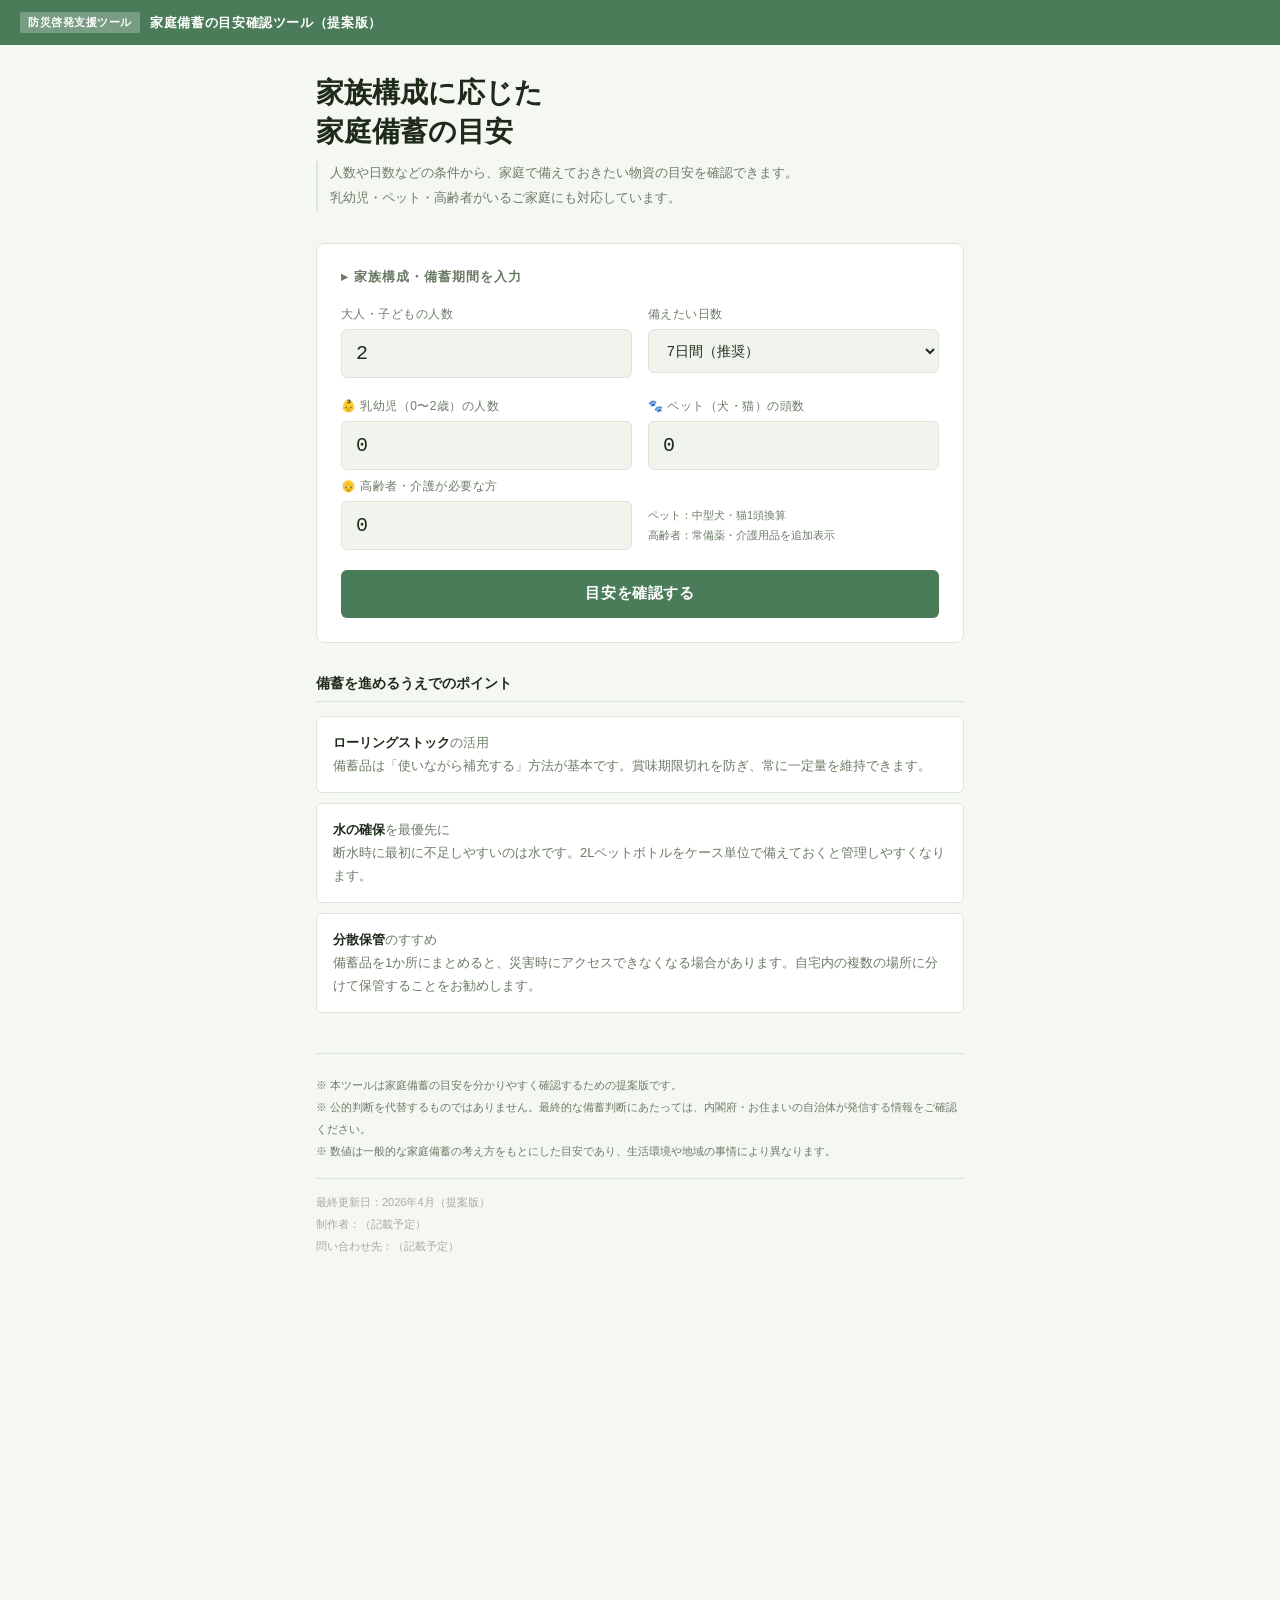
<file: index.html>
<!DOCTYPE html>
<html lang="ja">
<head>
  <meta charset="UTF-8">
  <meta name="viewport" content="width=device-width, initial-scale=1.0">
  <title>家庭備蓄ツール</title>
  <meta http-equiv="refresh" content="0; url=./proposal/index.html">
  <style>
    body {
      font-family: sans-serif;
      margin: 0;
      padding: 32px 16px;
      background: #f5f7f2;
      color: #1e2b1a;
    }
    .box {
      max-width: 640px;
      margin: 0 auto;
      background: #fff;
      border: 1px solid #dde5d8;
      border-radius: 8px;
      padding: 20px;
      line-height: 1.8;
      font-size: 14px;
    }
    a { color: #2d6a8f; }
  </style>
</head>
<body>
  <div class="box">
    提案版へ移動します。自動で遷移しない場合は
    <a href="./proposal/index.html">こちら</a>
    を開いてください。
  </div>
</body>
</html>
</file>
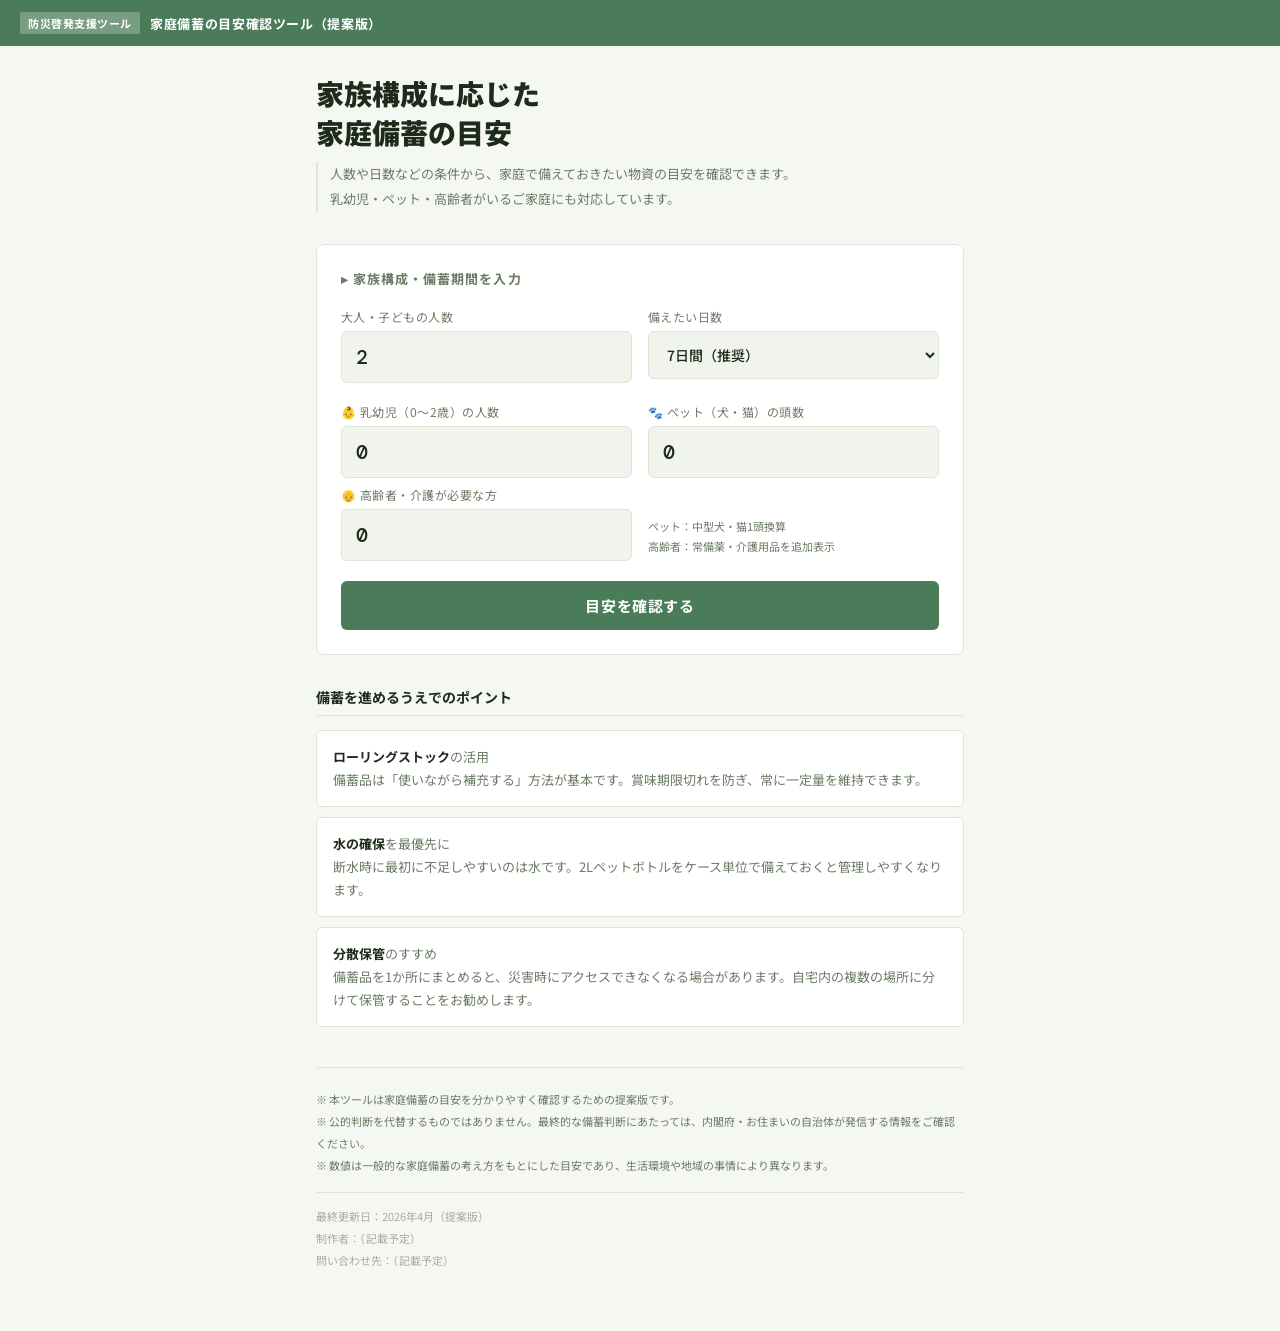
<file: proposal/index.html>
<!DOCTYPE html>
<html lang="ja">
<head>
  <meta charset="UTF-8">
  <meta name="viewport" content="width=device-width, initial-scale=1.0">
  <title>家庭備蓄の目安確認ツール（提案版）</title>
  <link rel="stylesheet" href="../shared/css/base.css">
</head>
<body>
  <div class="header">
    <span class="header-badge">防災啓発支援ツール</span>
    <span class="header-title">家庭備蓄の目安確認ツール（提案版）</span>
  </div>

  <div class="container">
    <div class="hero">
      <h1>家族構成に応じた<br>家庭備蓄の目安</h1>
      <p>
        人数や日数などの条件から、家庭で備えておきたい物資の目安を確認できます。<br>
        乳幼児・ペット・高齢者がいるご家庭にも対応しています。
      </p>
    </div>

    <div class="calc-panel">
      <h2>▸ 家族構成・備蓄期間を入力</h2>
      <div class="inputs-row">
        <div class="input-group">
          <label>大人・子どもの人数</label>
          <input type="number" id="members" value="2" min="0" max="20">
        </div>
        <div class="input-group">
          <label>備えたい日数</label>
          <select id="days">
            <option value="3">3日間（最低ライン）</option>
            <option value="7" selected>7日間（推奨）</option>
            <option value="14">14日間（安心）</option>
            <option value="30">30日間（長期備蓄）</option>
          </select>
        </div>
      </div>
      <div class="inputs-row" style="margin-bottom: 8px">
        <div class="input-group">
          <label>👶 乳幼児（0〜2歳）の人数</label>
          <input type="number" id="babies" value="0" min="0" max="10">
        </div>
        <div class="input-group">
          <label>🐾 ペット（犬・猫）の頭数</label>
          <input type="number" id="pets" value="0" min="0" max="10">
        </div>
      </div>
      <div class="inputs-row">
        <div class="input-group">
          <label>👴 高齢者・介護が必要な方</label>
          <input type="number" id="elderly" value="0" min="0" max="10">
        </div>
        <div class="input-group" style="display: flex; align-items: flex-end">
          <div style="font-size: 11px; color: var(--muted); line-height: 1.8; padding-bottom: 4px">
            ペット：中型犬・猫1頭換算<br>高齢者：常備薬・介護用品を追加表示
          </div>
        </div>
      </div>
      <button class="calc-btn" onclick="calculate()">目安を確認する</button>
    </div>

    <div class="results" id="results">
      <div class="result-header">
        <h2 id="result-title">目安一覧</h2>
        <span class="result-badge">算出完了</span>
      </div>

      <div class="category">
        <div class="category-header">
          <span class="icon">💧</span>
          <h3>水</h3>
        </div>
        <div class="item-row">
          <div class="item-info">
            <div class="item-name">飲料水・生活用水</div>
            <div class="item-desc">1人1日3L（飲料・調理・衛生用途の合計）</div>
          </div>
          <div class="item-qty-wrap">
            <div class="item-qty" id="water-qty">-</div>
            <div class="item-unit">リットル</div>
          </div>
        </div>
      </div>

      <div class="category">
        <div class="category-header">
          <span class="icon">🍚</span>
          <h3>食料</h3>
        </div>
        <div class="item-row"><div class="item-info"><div class="item-name">白米・無洗米</div><div class="item-desc">1人1日0.15kg（茶碗2〜3杯分）</div></div><div class="item-qty-wrap"><div class="item-qty" id="rice-qty">-</div><div class="item-unit">kg</div></div></div>
        <div class="item-row"><div class="item-info"><div class="item-name">レトルト食品</div><div class="item-desc">1人1日2食分（カレー・パスタソース等）</div></div><div class="item-qty-wrap"><div class="item-qty" id="retort-qty">-</div><div class="item-unit">パック</div></div></div>
        <div class="item-row"><div class="item-info"><div class="item-name">インスタント麺・カップ麺</div><div class="item-desc">1人1日1食分</div></div><div class="item-qty-wrap"><div class="item-qty" id="noodle-qty">-</div><div class="item-unit">食</div></div></div>
        <div class="item-row"><div class="item-info"><div class="item-name">缶詰（魚・肉・野菜）</div><div class="item-desc">1人2日に1缶</div></div><div class="item-qty-wrap"><div class="item-qty" id="can-qty">-</div><div class="item-unit">缶</div></div></div>
      </div>

      <div class="category">
        <div class="category-header"><span class="icon">🔥</span><h3>エネルギー・燃料</h3></div>
        <div class="item-row"><div class="item-info"><div class="item-name">カセットガスボンベ</div><div class="item-desc">1本で約60〜90分の調理が可能</div></div><div class="item-qty-wrap"><div class="item-qty" id="gas-qty">-</div><div class="item-unit">本</div></div></div>
        <div class="item-row"><div class="item-info"><div class="item-name">モバイルバッテリー（大容量）</div><div class="item-desc">20,000mAh以上を目安に</div></div><div class="item-qty-wrap"><div class="item-qty" id="battery-qty">-</div><div class="item-unit">個</div></div></div>
      </div>

      <div class="category">
        <div class="category-header"><span class="icon">🧴</span><h3>衛生・生活用品</h3></div>
        <div class="item-row"><div class="item-info"><div class="item-name">トイレットペーパー</div><div class="item-desc">1人1日0.5ロール目安</div></div><div class="item-qty-wrap"><div class="item-qty" id="tp-qty">-</div><div class="item-unit">ロール</div></div></div>
        <div class="item-row"><div class="item-info"><div class="item-name">除菌ウェットシート</div><div class="item-desc">断水時の身体ケアに活用できます</div></div><div class="item-qty-wrap"><div class="item-qty" id="wet-qty">-</div><div class="item-unit">パック</div></div></div>
        <div class="item-row"><div class="item-info"><div class="item-name">生理用品</div><div class="item-desc">必要な方は1周期分以上を目安に</div></div><div class="item-qty-wrap"><div class="item-qty">1</div><div class="item-unit">パック以上</div></div></div>
      </div>

      <div class="category" id="baby-section" style="display:none">
        <div class="category-header"><span class="icon">👶</span><h3>乳幼児用品</h3><span class="count-label" id="baby-count-label"></span></div>
        <div class="item-row"><div class="item-info"><div class="item-name">粉ミルク・液体ミルク</div><div class="item-desc">1日6〜8回授乳、1缶約130回分</div></div><div class="item-qty-wrap"><div class="item-qty" id="milk-qty">-</div><div class="item-unit">缶</div></div></div>
        <div class="item-row"><div class="item-info"><div class="item-name">紙おむつ</div><div class="item-desc">1日6〜8枚目安</div></div><div class="item-qty-wrap"><div class="item-qty" id="diaper-qty">-</div><div class="item-unit">枚</div></div></div>
        <div class="item-row"><div class="item-info"><div class="item-name">おしりふき</div><div class="item-desc">1日15〜20枚、80枚入り1パック</div></div><div class="item-qty-wrap"><div class="item-qty" id="babywipe-qty">-</div><div class="item-unit">パック</div></div></div>
        <div class="item-row"><div class="item-info"><div class="item-name">ベビーフード（離乳食）</div><div class="item-desc">1日3食分（5か月以降が目安）</div></div><div class="item-qty-wrap"><div class="item-qty" id="babyfood-qty">-</div><div class="item-unit">個</div></div></div>
      </div>

      <div class="category" id="pet-section" style="display:none">
        <div class="category-header"><span class="icon">🐾</span><h3>ペット用品</h3><span class="count-label" id="pet-count-label"></span></div>
        <div class="item-row"><div class="item-info"><div class="item-name">🐶 ドッグフード（ドライ）</div><div class="item-desc">中型犬1日250g目安</div></div><div class="item-qty-wrap"><div class="item-qty" id="petfood-dog-qty">-</div><div class="item-unit">kg</div></div></div>
        <div class="item-row"><div class="item-info"><div class="item-name">🐱 キャットフード（ドライ）</div><div class="item-desc">猫1日60g目安</div></div><div class="item-qty-wrap"><div class="item-qty" id="petfood-cat-qty">-</div><div class="item-unit">kg</div></div></div>
        <div class="item-row"><div class="item-info"><div class="item-name">ペット用水</div><div class="item-desc">体重1kgあたり50ml/日（中型犬：約1L/日）</div></div><div class="item-qty-wrap"><div class="item-qty" id="petwater-qty">-</div><div class="item-unit">リットル</div></div></div>
        <div class="item-row"><div class="item-info"><div class="item-name">ペットシーツ</div><div class="item-desc">1頭1日3〜4枚（室内排泄用）</div></div><div class="item-qty-wrap"><div class="item-qty" id="petsheet-qty">-</div><div class="item-unit">枚</div></div></div>
        <div class="item-row"><div class="item-info"><div class="item-name">キャリーバッグ・ケージ</div><div class="item-desc">避難時の移動に必要（1頭1個）</div></div><div class="item-qty-wrap"><div class="item-qty" id="petcarry-qty">-</div><div class="item-unit">個</div></div></div>
      </div>

      <div class="category" id="elderly-section" style="display:none">
        <div class="category-header"><span class="icon">👴</span><h3>高齢者・介護用品</h3><span class="count-label" id="elderly-count-label"></span></div>
        <div class="item-row"><div class="item-info"><div class="item-name">大人用紙おむつ・パッド</div><div class="item-desc">1人1日4〜6枚目安</div></div><div class="item-qty-wrap"><div class="item-qty" id="adult-diaper-qty">-</div><div class="item-unit">枚</div></div></div>
        <div class="item-row"><div class="item-info"><div class="item-name">介護用ウェットタオル（全身清拭用）</div><div class="item-desc">断水時の身体ケアに活用できます</div></div><div class="item-qty-wrap"><div class="item-qty" id="care-wipe-qty">-</div><div class="item-unit">パック</div></div></div>
        <div class="item-row"><div class="item-info"><div class="item-name">やわらか食・介護食（レトルト）</div><div class="item-desc">1人1日3食分</div></div><div class="item-qty-wrap"><div class="item-qty" id="care-food-qty">-</div><div class="item-unit">食</div></div></div>
        <div class="item-row"><div class="item-info"><div class="item-name">常備薬・処方薬の予備</div><div class="item-desc">かかりつけ医への相談をご検討ください</div></div><div class="item-qty-wrap"><div class="item-qty" id="medicine-qty">-</div><div class="item-unit">日分</div></div></div>
      </div>

      <div class="summary-box">
        <h3>▸ 入力内容の概要</h3>
        <div class="summary-item"><span>大人・子ども</span><span class="val" id="sum-members">-</span></div>
        <div class="summary-item" id="sum-baby-row" style="display:none"><span>👶 乳幼児</span><span class="val" id="sum-babies">-</span></div>
        <div class="summary-item" id="sum-pet-row" style="display:none"><span>🐾 ペット</span><span class="val" id="sum-pets">-</span></div>
        <div class="summary-item" id="sum-elderly-row" style="display:none"><span>👴 高齢者・介護</span><span class="val" id="sum-elderly">-</span></div>
        <div class="summary-item"><span>備蓄期間</span><span class="val" id="sum-days">-</span></div>
        <div class="summary-item"><span>水（人間分合計）</span><span class="val" id="sum-water">-</span></div>
        <div class="summary-item"><span>食料（概算カロリー）</span><span class="val" id="sum-kcal">-</span></div>
        <div class="summary-item"><span>ガスボンベ</span><span class="val" id="sum-gas">-</span></div>
      </div>
    </div>

    <div class="tips">
      <h2>備蓄を進めるうえでのポイント</h2>
      <div class="tip-card"><strong>ローリングストック</strong>の活用<br>備蓄品は「使いながら補充する」方法が基本です。賞味期限切れを防ぎ、常に一定量を維持できます。</div>
      <div class="tip-card"><strong>水の確保</strong>を最優先に<br>断水時に最初に不足しやすいのは水です。2Lペットボトルをケース単位で備えておくと管理しやすくなります。</div>
      <div class="tip-card"><strong>分散保管</strong>のすすめ<br>備蓄品を1か所にまとめると、災害時にアクセスできなくなる場合があります。自宅内の複数の場所に分けて保管することをお勧めします。</div>
    </div>

    <div class="footer-note">
      ※ 本ツールは家庭備蓄の目安を分かりやすく確認するための提案版です。<br>
      ※ 公的判断を代替するものではありません。最終的な備蓄判断にあたっては、内閣府・お住まいの自治体が発信する情報をご確認ください。<br>
      ※ 数値は一般的な家庭備蓄の考え方をもとにした目安であり、生活環境や地域の事情により異なります。
    </div>
    <div class="footer-meta">
      最終更新日：2026年4月（提案版）<br>
      制作者：（記載予定）<br>
      問い合わせ先：（記載予定）
    </div>
  </div>

  <script src="../shared/js/core.js"></script>
  <script src="../shared/js/proposal.js"></script>
</body>
</html>
</file>
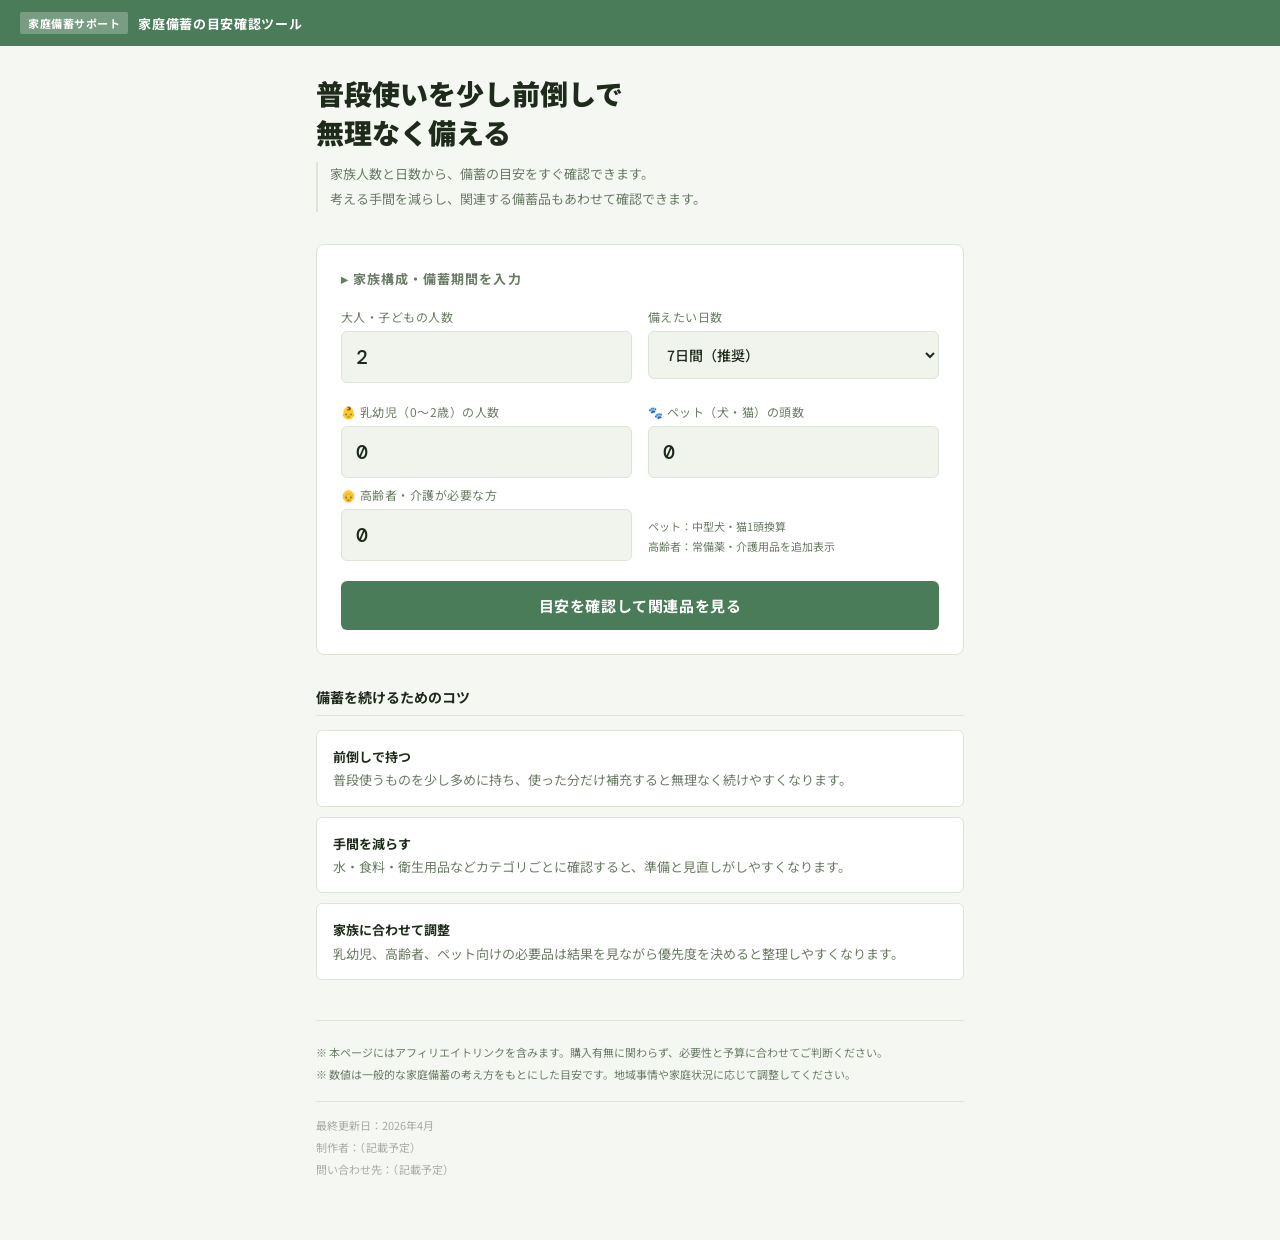
<file: revenue/index.html>
<!DOCTYPE html>
<html lang="ja">
<head>
  <!-- Google tag (gtag.js) -->
<script async src="https://www.googletagmanager.com/gtag/js?id=G-L59L2FK11F"></script>
<script>
  window.dataLayer = window.dataLayer || [];
  function gtag(){dataLayer.push(arguments);}
  gtag('js', new Date());

  gtag('config', 'G-L59L2FK11F');
</script>
  <meta charset="UTF-8">
  <meta name="viewport" content="width=device-width, initial-scale=1.0">
  <title>家庭備蓄の目安確認ツール</title>
  <meta name="description" content="家族人数と備蓄日数から、水・食料・衛生用品など家庭備蓄の目安をすぐ確認できます。乳幼児・ペット・高齢者向けの追加項目にも対応した、無理のない備えの参考ツールです。">
  <meta property="og:type" content="website">
  <meta property="og:locale" content="ja_JP">
  <meta property="og:title" content="家庭備蓄の目安確認ツール">
  <meta property="og:description" content="家族人数と備蓄日数から、水・食料・衛生用品など家庭備蓄の目安をすぐ確認できます。乳幼児・ペット・高齢者向けの追加項目にも対応した、無理のない備えの参考ツールです。">
  <meta name="twitter:card" content="summary">
  <meta name="twitter:title" content="家庭備蓄の目安確認ツール">
  <meta name="twitter:description" content="家族人数と備蓄日数から、水・食料・衛生用品など家庭備蓄の目安をすぐ確認できます。乳幼児・ペット・高齢者向けの追加項目にも対応した、無理のない備えの参考ツールです。">
  <link rel="stylesheet" href="../shared/css/base.css">
</head>
<body>
  <div class="header">
    <span class="header-badge">家庭備蓄サポート</span>
    <span class="header-title">家庭備蓄の目安確認ツール</span>
  </div>

  <div class="container">
    <div class="hero">
      <h1>普段使いを少し前倒しで<br>無理なく備える</h1>
      <p>
        家族人数と日数から、備蓄の目安をすぐ確認できます。<br>
        考える手間を減らし、関連する備蓄品もあわせて確認できます。
      </p>
    </div>

    <div class="calc-panel">
      <h2>▸ 家族構成・備蓄期間を入力</h2>
      <div class="inputs-row">
        <div class="input-group"><label>大人・子どもの人数</label><input type="number" id="members" value="2" min="0" max="20"></div>
        <div class="input-group"><label>備えたい日数</label><select id="days"><option value="3">3日間（最低ライン）</option><option value="7" selected>7日間（推奨）</option><option value="14">14日間（安心）</option><option value="30">30日間（長期備蓄）</option></select></div>
      </div>
      <div class="inputs-row" style="margin-bottom: 8px">
        <div class="input-group"><label>👶 乳幼児（0〜2歳）の人数</label><input type="number" id="babies" value="0" min="0" max="10"></div>
        <div class="input-group"><label>🐾 ペット（犬・猫）の頭数</label><input type="number" id="pets" value="0" min="0" max="10"></div>
      </div>
      <div class="inputs-row">
        <div class="input-group"><label>👴 高齢者・介護が必要な方</label><input type="number" id="elderly" value="0" min="0" max="10"></div>
        <div class="input-group" style="display: flex; align-items: flex-end"><div style="font-size: 11px; color: var(--muted); line-height: 1.8; padding-bottom: 4px">ペット：中型犬・猫1頭換算<br>高齢者：常備薬・介護用品を追加表示</div></div>
      </div>
      <button class="calc-btn" onclick="calculate()">目安を確認して関連品を見る</button>
    </div>

    <div class="results" id="results">
      <div class="result-header"><h2 id="result-title">目安一覧</h2><span class="result-badge">算出完了</span></div>
      <div class="category"><div class="category-header"><span class="icon">💧</span><h3>水</h3></div><div class="item-row"><div class="item-info"><div class="item-name">飲料水・生活用水</div><div class="item-desc">1人1日3L（飲料・調理・衛生用途の合計）</div><div id="water-shortage" style="font-size:12px;color:#b00020;font-weight:700;margin-top:4px;"></div><div style="font-size:12px;color:var(--muted)">2Lペットボトル（6本セット）でまとめて備えるのが一般的です</div></div><div class="item-qty-wrap"><div class="item-qty" id="water-qty">-</div><div class="item-unit">リットル</div></div></div></div>
      <div class="category"><div class="category-header"><span class="icon">🍚</span><h3>食料</h3></div><div class="item-row"><div class="item-info"><div class="item-name">白米・無洗米</div><div class="item-desc">1人1日0.15kg（茶碗2〜3杯分）</div></div><div class="item-qty-wrap"><div class="item-qty" id="rice-qty">-</div><div class="item-unit">kg</div></div></div><div class="item-row"><div class="item-info"><div class="item-name">レトルト食品</div><div class="item-desc">1人1日2食分（カレー・パスタソース等）</div></div><div class="item-qty-wrap"><div class="item-qty" id="retort-qty">-</div><div class="item-unit">パック</div></div></div><div class="item-row"><div class="item-info"><div class="item-name">インスタント麺・カップ麺</div><div class="item-desc">1人1日1食分</div></div><div class="item-qty-wrap"><div class="item-qty" id="noodle-qty">-</div><div class="item-unit">食</div></div></div><div class="item-row"><div class="item-info"><div class="item-name">缶詰（魚・肉・野菜）</div><div class="item-desc">1人2日に1缶</div></div><div class="item-qty-wrap"><div class="item-qty" id="can-qty">-</div><div class="item-unit">缶</div></div></div></div>
      <div class="category"><div class="category-header"><span class="icon">🔥</span><h3>エネルギー・燃料</h3></div><div class="item-row"><div class="item-info"><div class="item-name">カセットガスボンベ</div><div class="item-desc">1本で約60〜90分の調理が可能</div></div><div class="item-qty-wrap"><div class="item-qty" id="gas-qty">-</div><div class="item-unit">本</div></div></div><div class="item-row"><div class="item-info"><div class="item-name">モバイルバッテリー（大容量）</div><div class="item-desc">20,000mAh以上を目安に</div></div><div class="item-qty-wrap"><div class="item-qty" id="battery-qty">-</div><div class="item-unit">個</div></div></div></div>
      <div class="category"><div class="category-header"><span class="icon">🧴</span><h3>衛生・生活用品</h3></div><div class="item-row"><div class="item-info"><div class="item-name">トイレットペーパー</div><div class="item-desc">1人1日0.5ロール目安</div></div><div class="item-qty-wrap"><div class="item-qty" id="tp-qty">-</div><div class="item-unit">ロール</div></div></div><div class="item-row"><div class="item-info"><div class="item-name">除菌ウェットシート</div><div class="item-desc">断水時の身体ケアに活用できます</div></div><div class="item-qty-wrap"><div class="item-qty" id="wet-qty">-</div><div class="item-unit">パック</div></div></div><div class="item-row"><div class="item-info"><div class="item-name">生理用品</div><div class="item-desc">必要な方は1周期分以上を目安に</div></div><div class="item-qty-wrap"><div class="item-qty">1</div><div class="item-unit">パック以上</div></div></div></div>
      <div class="category" id="baby-section" style="display:none"><div class="category-header"><span class="icon">👶</span><h3>乳幼児用品</h3><span class="count-label" id="baby-count-label"></span></div><div class="item-row"><div class="item-info"><div class="item-name">粉ミルク・液体ミルク</div><div class="item-desc">1日6〜8回授乳、1缶約130回分</div></div><div class="item-qty-wrap"><div class="item-qty" id="milk-qty">-</div><div class="item-unit">缶</div></div></div><div class="item-row"><div class="item-info"><div class="item-name">紙おむつ</div><div class="item-desc">1日6〜8枚目安</div></div><div class="item-qty-wrap"><div class="item-qty" id="diaper-qty">-</div><div class="item-unit">枚</div></div></div><div class="item-row"><div class="item-info"><div class="item-name">おしりふき</div><div class="item-desc">1日15〜20枚、80枚入り1パック</div></div><div class="item-qty-wrap"><div class="item-qty" id="babywipe-qty">-</div><div class="item-unit">パック</div></div></div><div class="item-row"><div class="item-info"><div class="item-name">ベビーフード（離乳食）</div><div class="item-desc">1日3食分（5か月以降が目安）</div></div><div class="item-qty-wrap"><div class="item-qty" id="babyfood-qty">-</div><div class="item-unit">個</div></div></div></div>
      <div class="category" id="pet-section" style="display:none"><div class="category-header"><span class="icon">🐾</span><h3>ペット用品</h3><span class="count-label" id="pet-count-label"></span></div><div class="item-row"><div class="item-info"><div class="item-name">🐶 ドッグフード（ドライ）</div><div class="item-desc">中型犬1日250g目安</div></div><div class="item-qty-wrap"><div class="item-qty" id="petfood-dog-qty">-</div><div class="item-unit">kg</div></div></div><div class="item-row"><div class="item-info"><div class="item-name">🐱 キャットフード（ドライ）</div><div class="item-desc">猫1日60g目安</div></div><div class="item-qty-wrap"><div class="item-qty" id="petfood-cat-qty">-</div><div class="item-unit">kg</div></div></div><div class="item-row"><div class="item-info"><div class="item-name">ペット用水</div><div class="item-desc">体重1kgあたり50ml/日（中型犬：約1L/日）</div></div><div class="item-qty-wrap"><div class="item-qty" id="petwater-qty">-</div><div class="item-unit">リットル</div></div></div><div class="item-row"><div class="item-info"><div class="item-name">ペットシーツ</div><div class="item-desc">1頭1日3〜4枚（室内排泄用）</div></div><div class="item-qty-wrap"><div class="item-qty" id="petsheet-qty">-</div><div class="item-unit">枚</div></div></div><div class="item-row"><div class="item-info"><div class="item-name">キャリーバッグ・ケージ</div><div class="item-desc">避難時の移動に必要（1頭1個）</div></div><div class="item-qty-wrap"><div class="item-qty" id="petcarry-qty">-</div><div class="item-unit">個</div></div></div></div>
      <div class="category" id="elderly-section" style="display:none"><div class="category-header"><span class="icon">👴</span><h3>高齢者・介護用品</h3><span class="count-label" id="elderly-count-label"></span></div><div class="item-row"><div class="item-info"><div class="item-name">大人用紙おむつ・パッド</div><div class="item-desc">1人1日4〜6枚目安</div></div><div class="item-qty-wrap"><div class="item-qty" id="adult-diaper-qty">-</div><div class="item-unit">枚</div></div></div><div class="item-row"><div class="item-info"><div class="item-name">介護用ウェットタオル（全身清拭用）</div><div class="item-desc">断水時の身体ケアに活用できます</div></div><div class="item-qty-wrap"><div class="item-qty" id="care-wipe-qty">-</div><div class="item-unit">パック</div></div></div><div class="item-row"><div class="item-info"><div class="item-name">やわらか食・介護食（レトルト）</div><div class="item-desc">1人1日3食分</div></div><div class="item-qty-wrap"><div class="item-qty" id="care-food-qty">-</div><div class="item-unit">食</div></div></div><div class="item-row"><div class="item-info"><div class="item-name">常備薬・処方薬の予備</div><div class="item-desc">かかりつけ医への相談をご検討ください</div></div><div class="item-qty-wrap"><div class="item-qty" id="medicine-qty">-</div><div class="item-unit">日分</div></div></div></div>

      <div class="summary-box">
        <h3>▸ 入力内容の概要</h3>
        <div class="summary-item"><span>大人・子ども</span><span class="val" id="sum-members">-</span></div>
        <div class="summary-item" id="sum-baby-row" style="display:none"><span>👶 乳幼児</span><span class="val" id="sum-babies">-</span></div>
        <div class="summary-item" id="sum-pet-row" style="display:none"><span>🐾 ペット</span><span class="val" id="sum-pets">-</span></div>
        <div class="summary-item" id="sum-elderly-row" style="display:none"><span>👴 高齢者・介護</span><span class="val" id="sum-elderly">-</span></div>
        <div class="summary-item"><span>備蓄期間</span><span class="val" id="sum-days">-</span></div>
        <div class="summary-item"><span>水（人間分合計）</span><span class="val" id="sum-water">-</span></div>
        <div class="summary-item"><span>食料（概算カロリー）</span><span class="val" id="sum-kcal">-</span></div>
        <div class="summary-item"><span>ガスボンベ</span><span class="val" id="sum-gas">-</span></div>
      </div>

      <div class="recommend" id="recommend-section" style="display:none">
        <h2>不足分をまとめて準備する</h2>
        <p>普段使うものを少し前倒しで準備したい方向けに、目安に沿って選びやすい商品ページをまとめています。</p>
        <div class="recommend-grid">
          <a class="recommend-link primary-card" id="water-link" href="https://www.amazon.co.jp/s?k=保存水+2L&tag=example-22" target="_blank" rel="sponsored noopener">
            <strong>【今すぐ】不足分をまとめて揃える（あとで困らないために）</strong><br>
            <span>不足している分だけを無駄なくすぐ揃えられます</span><br>
            <small>※必要な分だけまとめて確認できます</small>
          </a>
          <a class="recommend-link" id="rec-food" href="https://www.amazon.co.jp/s?k=非常食+レトルト&tag=example-22" target="_blank" rel="sponsored noopener noreferrer"><strong>レトルト・非常食</strong><span>すぐ食べられるものを中心に備えます</span></a>
          <a class="recommend-link" id="rec-hygiene" href="https://www.amazon.co.jp/s?k=防災+衛生用品&tag=example-22" target="_blank" rel="sponsored noopener noreferrer"><strong>衛生用品セット</strong><span>断水時に必要な衛生用品をまとめて備えます</span></a>
          <a class="recommend-link" id="rec-power" href="https://www.amazon.co.jp/s?k=モバイルバッテリー+大容量&tag=example-22" target="_blank" rel="sponsored noopener noreferrer"><strong>電源・ガス関連</strong><span>停電時でも使える電源・ガスを備えます</span></a>
        </div>
      </div>
    </div>

    <div class="tips">
      <h2>備蓄を続けるためのコツ</h2>
      <div class="tip-card"><strong>前倒しで持つ</strong><br>普段使うものを少し多めに持ち、使った分だけ補充すると無理なく続けやすくなります。</div>
      <div class="tip-card"><strong>手間を減らす</strong><br>水・食料・衛生用品などカテゴリごとに確認すると、準備と見直しがしやすくなります。</div>
      <div class="tip-card"><strong>家族に合わせて調整</strong><br>乳幼児、高齢者、ペット向けの必要品は結果を見ながら優先度を決めると整理しやすくなります。</div>
    </div>

    <div class="footer-note">
      ※ 本ページにはアフィリエイトリンクを含みます。購入有無に関わらず、必要性と予算に合わせてご判断ください。<br>
      ※ 数値は一般的な家庭備蓄の考え方をもとにした目安です。地域事情や家庭状況に応じて調整してください。
    </div>
    <div class="footer-meta">
      最終更新日：2026年4月<br>
      制作者：（記載予定）<br>
      問い合わせ先：（記載予定）
    </div>
  </div>

  <script src="../shared/js/core.js"></script>
  <script src="../shared/js/revenue.js"></script>
</body>
</html>
</file>
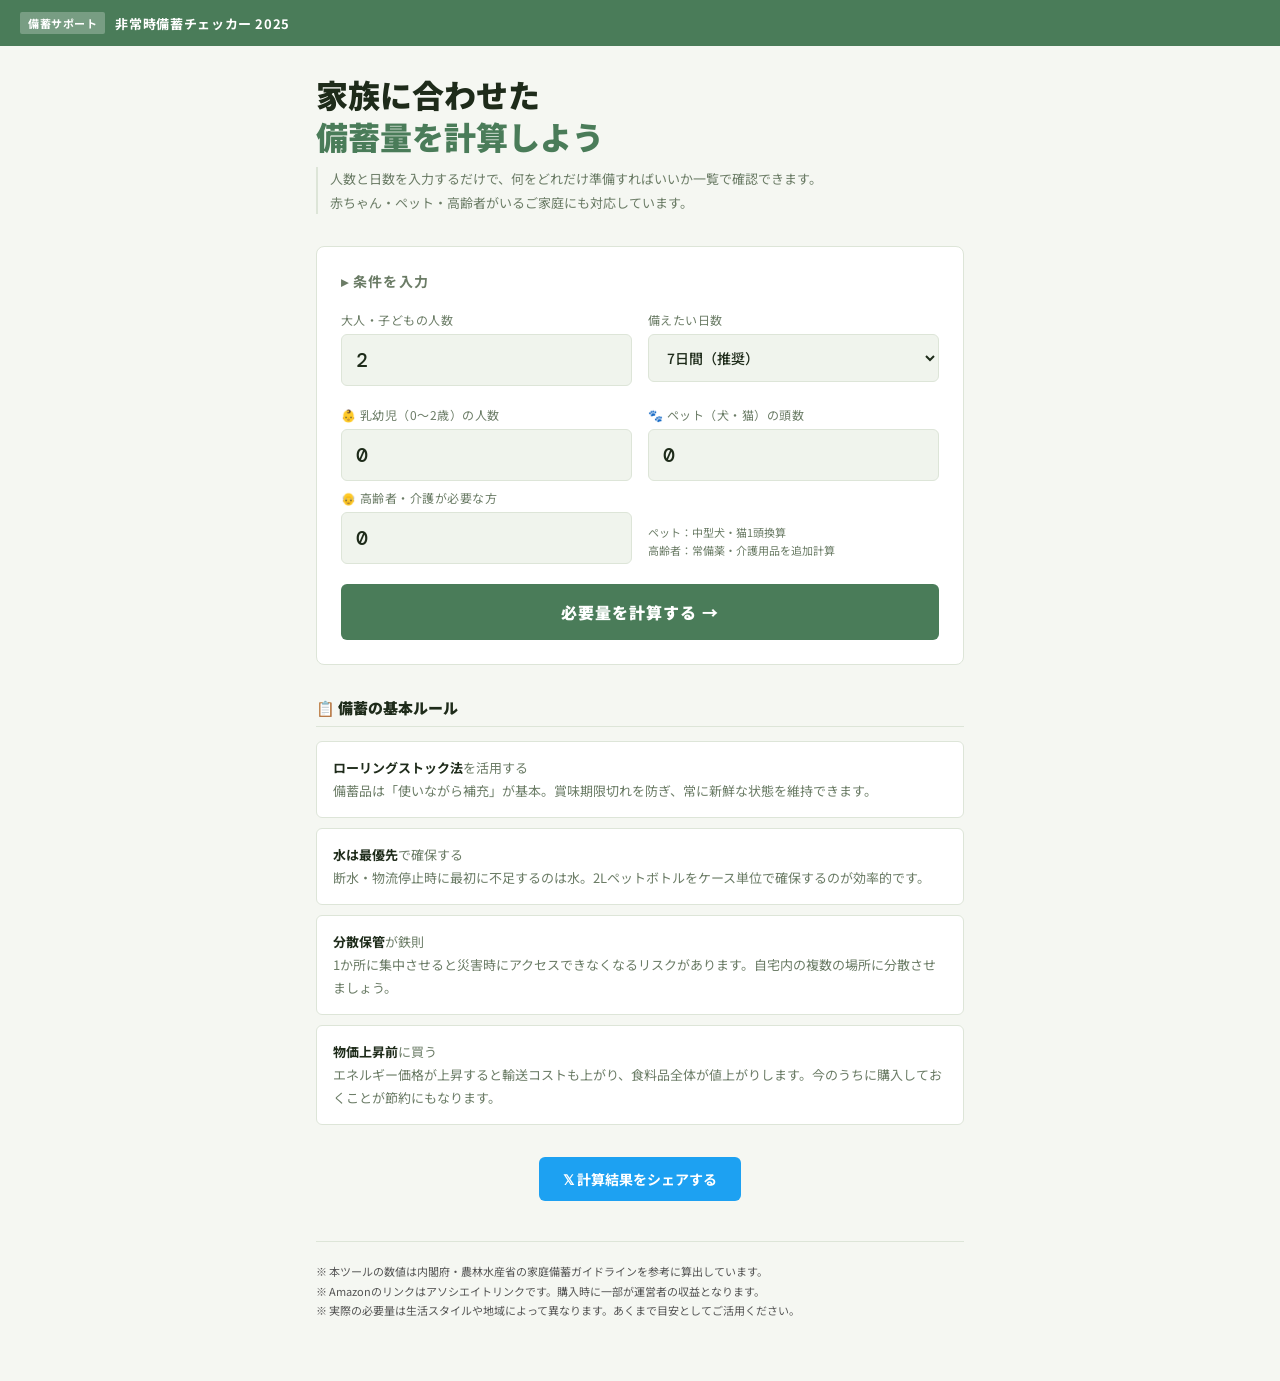
<file: bichiku-calculator.html>
<!DOCTYPE html>
<html lang="ja">
<head>
<meta charset="UTF-8">
<meta name="viewport" content="width=device-width, initial-scale=1.0">
<title>非常時備蓄チェッカー｜家族の人数・日数から必要量を計算</title>
<style>
  @import url('https://fonts.googleapis.com/css2?family=Noto+Sans+JP:wght@400;700;900&family=DM+Mono:wght@400;500&display=swap');

  :root {
    --bg: #f5f7f2;
    --surface: #ffffff;
    --surface2: #f0f4ed;
    --border: #dde5d8;
    --accent: #4a7c59;
    --accent2: #2d6a8f;
    --text: #1e2b1a;
    --muted: #6b7c66;
    --green: #4a7c59;
  }

  * { box-sizing: border-box; margin: 0; padding: 0; }

  body {
    background: var(--bg);
    color: var(--text);
    font-family: 'Noto Sans JP', sans-serif;
    min-height: 100vh;
    padding: 0;
  }

  /* HEADER */
  .header {
    background: var(--accent);
    padding: 12px 20px;
    display: flex;
    align-items: center;
    gap: 10px;
  }
  .header-badge {
    background: rgba(255,255,255,0.25);
    color: #fff;
    font-weight: 700;
    font-size: 11px;
    padding: 3px 8px;
    border-radius: 2px;
    letter-spacing: 0.05em;
  }
  .header-title {
    font-weight: 700;
    font-size: 13px;
    letter-spacing: 0.05em;
    color: #fff;
  }

  .container {
    max-width: 680px;
    margin: 0 auto;
    padding: 28px 16px 60px;
  }

  /* HERO */
  .hero {
    margin-bottom: 32px;
  }
  .hero h1 {
    font-size: clamp(22px, 5vw, 32px);
    font-weight: 900;
    line-height: 1.3;
    margin-bottom: 10px;
  }
  .hero h1 span {
    color: var(--accent);
  }
  .hero p {
    color: var(--muted);
    font-size: 13px;
    line-height: 1.8;
    border-left: 2px solid var(--border);
    padding-left: 12px;
  }

  /* INPUTS */
  .calc-panel {
    background: var(--surface);
    border: 1px solid var(--border);
    border-radius: 8px;
    padding: 24px;
    margin-bottom: 28px;
  }
  .calc-panel h2 {
    font-size: 14px;
    font-weight: 700;
    letter-spacing: 0.08em;
    color: var(--muted);
    text-transform: uppercase;
    margin-bottom: 20px;
  }
  .inputs-row {
    display: grid;
    grid-template-columns: 1fr 1fr;
    gap: 16px;
    margin-bottom: 20px;
  }
  .input-group label {
    display: block;
    font-size: 12px;
    color: var(--muted);
    margin-bottom: 6px;
    letter-spacing: 0.04em;
  }
  .input-group input,
  .input-group select {
    width: 100%;
    background: var(--surface2);
    border: 1px solid var(--border);
    border-radius: 6px;
    color: var(--text);
    font-size: 20px;
    font-family: 'DM Mono', monospace;
    font-weight: 500;
    padding: 12px 14px;
    outline: none;
    transition: border-color 0.2s;
  }
  .input-group input:focus,
  .input-group select:focus {
    border-color: var(--accent);
  }
  .input-group select {
    font-size: 14px;
    font-family: 'Noto Sans JP', sans-serif;
    cursor: pointer;
  }
  .calc-btn {
    width: 100%;
    background: var(--accent);
    color: #fff;
    border: none;
    border-radius: 6px;
    font-family: 'Noto Sans JP', sans-serif;
    font-weight: 900;
    font-size: 16px;
    padding: 16px;
    cursor: pointer;
    letter-spacing: 0.06em;
    transition: opacity 0.2s, transform 0.1s;
  }
  .calc-btn:hover { opacity: 0.9; }
  .calc-btn:active { transform: scale(0.99); }

  /* RESULTS */
  .results {
    display: none;
  }
  .results.show { display: block; }

  .result-header {
    display: flex;
    align-items: center;
    gap: 10px;
    margin-bottom: 20px;
  }
  .result-header h2 {
    font-size: 18px;
    font-weight: 900;
  }
  .result-badge {
    background: var(--green);
    color: #000;
    font-size: 11px;
    font-weight: 700;
    padding: 3px 8px;
    border-radius: 2px;
  }

  .category {
    margin-bottom: 20px;
    border: 1px solid var(--border);
    border-radius: 8px;
    overflow: hidden;
  }
  .category-header {
    background: var(--surface2);
    padding: 12px 16px;
    display: flex;
    align-items: center;
    gap: 8px;
  }
  .category-header .icon { font-size: 18px; }
  .category-header h3 {
    font-size: 14px;
    font-weight: 700;
    flex: 1;
  }
  .category-header .total-cost {
    font-family: 'DM Mono', monospace;
    font-size: 12px;
    color: var(--accent2);
  }

  .item-row {
    padding: 14px 16px;
    border-top: 1px solid var(--border);
    display: flex;
    align-items: center;
    gap: 12px;
  }
  .item-info { flex: 1 }
  .item-name {
    font-size: 14px;
    font-weight: 700;
    margin-bottom: 2px;
  }
  .item-qty {
    font-family: 'DM Mono', monospace;
    font-size: 20px;
    font-weight: 500;
    color: var(--accent2);
    text-align: right;
    min-width: 90px;
  }
  .item-unit {
    font-size: 11px;
    color: var(--muted);
    text-align: right;
    margin-top: 2px;
  }

  .affiliate-btn {
    display: inline-flex;
    align-items: center;
    gap: 6px;
    background: var(--surface2);
    border: 1px solid var(--border);
    border-radius: 4px;
    color: var(--accent2);
    font-size: 11px;
    font-weight: 700;
    padding: 6px 10px;
    text-decoration: none;
    white-space: nowrap;
    transition: background 0.2s, border-color 0.2s;
    letter-spacing: 0.03em;
  }
  .affiliate-btn:hover {
    background: #dbeaf5;
    border-color: var(--accent2);
  }
  .affiliate-btn::before { content: '🛒'; font-size: 12px; }

  /* SUMMARY */
  .summary-box {
    background: linear-gradient(135deg, #eef4ea, #e8f0f5);
    border: 1px solid var(--border);
    border-radius: 8px;
    padding: 20px;
    margin-top: 28px;
  }
  .summary-box h3 {
    font-size: 13px;
    color: var(--muted);
    text-transform: uppercase;
    letter-spacing: 0.08em;
    margin-bottom: 14px;
  }
  .summary-item {
    display: flex;
    justify-content: space-between;
    font-size: 14px;
    padding: 5px 0;
    border-bottom: 1px solid var(--border);
  }
  .summary-item:last-child { border-bottom: none; }
  .summary-item .val {
    font-family: 'DM Mono', monospace;
    color: var(--accent2);
    font-weight: 500;
  }

  /* TIPS */
  .tips {
    margin-top: 32px;
  }
  .tips h2 {
    font-size: 15px;
    font-weight: 900;
    margin-bottom: 14px;
    padding-bottom: 8px;
    border-bottom: 1px solid var(--border);
  }
  .tip-card {
    background: var(--surface);
    border: 1px solid var(--border);
    border-radius: 6px;
    padding: 14px 16px;
    margin-bottom: 10px;
    font-size: 13px;
    line-height: 1.8;
    color: var(--muted);
  }
  .tip-card strong { color: var(--text); }

  /* SHARE */
  .share-area {
    margin-top: 32px;
    text-align: center;
  }
  .share-btn {
    display: inline-flex;
    align-items: center;
    gap: 8px;
    background: #1da1f2;
    color: #fff;
    border: none;
    border-radius: 6px;
    padding: 12px 24px;
    font-family: 'Noto Sans JP', sans-serif;
    font-size: 14px;
    font-weight: 700;
    cursor: pointer;
    text-decoration: none;
  }

  .footer-note {
    margin-top: 40px;
    padding-top: 20px;
    border-top: 1px solid var(--border);
    font-size: 11px;
    color: #555;
    line-height: 1.8;
  }

  @media (max-width: 480px) {
    .inputs-row { grid-template-columns: 1fr; }
    .item-row { flex-wrap: wrap; }
  }
</style>
</head>
<body>

<div class="header">
  <span class="header-badge">備蓄サポート</span>
  <span class="header-title">非常時備蓄チェッカー 2025</span>
</div>

<div class="container">

  <div class="hero">
    <h1>家族に合わせた<br><span>備蓄量を計算しよう</span></h1>
    <p>
      人数と日数を入力するだけで、何をどれだけ準備すればいいか一覧で確認できます。<br>
      赤ちゃん・ペット・高齢者がいるご家庭にも対応しています。
    </p>
  </div>

  <!-- CALCULATOR -->
  <div class="calc-panel">
    <h2>▸ 条件を入力</h2>
    <div class="inputs-row">
      <div class="input-group">
        <label>大人・子どもの人数</label>
        <input type="number" id="members" value="2" min="0" max="20">
      </div>
      <div class="input-group">
        <label>備えたい日数</label>
        <select id="days">
          <option value="3">3日間（最低ライン）</option>
          <option value="7" selected>7日間（推奨）</option>
          <option value="14">14日間（安心）</option>
          <option value="30">30日間（長期備蓄）</option>
        </select>
      </div>
    </div>
    <div class="inputs-row" style="margin-bottom:8px">
      <div class="input-group">
        <label>👶 乳幼児（0〜2歳）の人数</label>
        <input type="number" id="babies" value="0" min="0" max="10">
      </div>
      <div class="input-group">
        <label>🐾 ペット（犬・猫）の頭数</label>
        <input type="number" id="pets" value="0" min="0" max="10">
      </div>
    </div>
    <div class="inputs-row">
      <div class="input-group">
        <label>👴 高齢者・介護が必要な方</label>
        <input type="number" id="elderly" value="0" min="0" max="10">
      </div>
      <div class="input-group" style="display:flex;align-items:flex-end">
        <div style="font-size:11px;color:var(--muted);line-height:1.7;padding-bottom:4px">
          ペット：中型犬・猫1頭換算<br>高齢者：常備薬・介護用品を追加計算
        </div>
      </div>
    </div>
    <button class="calc-btn" onclick="calculate()">必要量を計算する →</button>
  </div>

  <!-- RESULTS -->
  <div class="results" id="results">
    <div class="result-header">
      <h2 id="result-title">計算結果</h2>
      <span class="result-badge">✓ 計算済み</span>
    </div>

    <!-- 水 -->
    <div class="category">
      <div class="category-header">
        <span class="icon">💧</span>
        <h3>水</h3>
      </div>
      <div class="item-row">
        <div class="item-info">
          <div class="item-name">飲料水・生活用水</div>
          <div style="font-size:12px;color:var(--muted)">1人1日3L（飲料+調理+衛生）</div>
        </div>
        <div>
          <div class="item-qty" id="water-qty">—</div>
          <div class="item-unit">リットル</div>
        </div>
        <a class="affiliate-btn" id="water-link" href="#" target="_blank" rel="noopener">Amazonで見る</a>
      </div>
    </div>

    <!-- 食料 -->
    <div class="category">
      <div class="category-header">
        <span class="icon">🍚</span>
        <h3>食料</h3>
      </div>
      <div class="item-row">
        <div class="item-info">
          <div class="item-name">白米・無洗米</div>
          <div style="font-size:12px;color:var(--muted)">1人1日0.15kg（茶碗2〜3杯分）</div>
        </div>
        <div>
          <div class="item-qty" id="rice-qty">—</div>
          <div class="item-unit">kg</div>
        </div>
        <a class="affiliate-btn" id="rice-link" href="#" target="_blank" rel="noopener">Amazonで見る</a>
      </div>
      <div class="item-row">
        <div class="item-info">
          <div class="item-name">レトルト食品（カレー・パスタソース等）</div>
          <div style="font-size:12px;color:var(--muted)">1人1食1パック、1日2食分</div>
        </div>
        <div>
          <div class="item-qty" id="retort-qty">—</div>
          <div class="item-unit">パック</div>
        </div>
        <a class="affiliate-btn" id="retort-link" href="#" target="_blank" rel="noopener">Amazonで見る</a>
      </div>
      <div class="item-row">
        <div class="item-info">
          <div class="item-name">インスタント麺・カップ麺</div>
          <div style="font-size:12px;color:var(--muted)">1人1日1食分</div>
        </div>
        <div>
          <div class="item-qty" id="noodle-qty">—</div>
          <div class="item-unit">食</div>
        </div>
        <a class="affiliate-btn" id="noodle-link" href="#" target="_blank" rel="noopener">Amazonで見る</a>
      </div>
      <div class="item-row">
        <div class="item-info">
          <div class="item-name">缶詰（魚・肉・野菜）</div>
          <div style="font-size:12px;color:var(--muted)">1人2日に1缶</div>
        </div>
        <div>
          <div class="item-qty" id="can-qty">—</div>
          <div class="item-unit">缶</div>
        </div>
        <a class="affiliate-btn" id="can-link" href="#" target="_blank" rel="noopener">Amazonで見る</a>
      </div>
    </div>

    <!-- エネルギー・燃料 -->
    <div class="category">
      <div class="category-header">
        <span class="icon">🔥</span>
        <h3>エネルギー・燃料</h3>
      </div>
      <div class="item-row">
        <div class="item-info">
          <div class="item-name">カセットガスボンベ</div>
          <div style="font-size:12px;color:var(--muted)">1本で約60〜90分調理可能</div>
        </div>
        <div>
          <div class="item-qty" id="gas-qty">—</div>
          <div class="item-unit">本</div>
        </div>
        <a class="affiliate-btn" id="gas-link" href="#" target="_blank" rel="noopener">Amazonで見る</a>
      </div>
      <div class="item-row">
        <div class="item-info">
          <div class="item-name">モバイルバッテリー（大容量）</div>
          <div style="font-size:12px;color:var(--muted)">20,000mAh以上推奨</div>
        </div>
        <div>
          <div class="item-qty" id="battery-qty">—</div>
          <div class="item-unit">個</div>
        </div>
        <a class="affiliate-btn" id="battery-link" href="#" target="_blank" rel="noopener">Amazonで見る</a>
      </div>
    </div>

    <!-- 衛生・その他 -->
    <div class="category">
      <div class="category-header">
        <span class="icon">🧴</span>
        <h3>衛生・生活用品</h3>
      </div>
      <div class="item-row">
        <div class="item-info">
          <div class="item-name">トイレットペーパー</div>
          <div style="font-size:12px;color:var(--muted)">1人1日0.5ロール目安</div>
        </div>
        <div>
          <div class="item-qty" id="tp-qty">—</div>
          <div class="item-unit">ロール</div>
        </div>
        <a class="affiliate-btn" id="tp-link" href="#" target="_blank" rel="noopener">Amazonで見る</a>
      </div>
      <div class="item-row">
        <div class="item-info">
          <div class="item-name">除菌ウェットシート</div>
          <div style="font-size:12px;color:var(--muted)">断水時の身体ケアに</div>
        </div>
        <div>
          <div class="item-qty" id="wet-qty">—</div>
          <div class="item-unit">パック</div>
        </div>
        <a class="affiliate-btn" id="wet-link" href="#" target="_blank" rel="noopener">Amazonで見る</a>
      </div>
    </div>

    <!-- 赤ちゃん・乳幼児 -->
    <div class="category" id="baby-section" style="display:none">
      <div class="category-header">
        <span class="icon">👶</span>
        <h3>乳幼児用品</h3>
        <span class="total-cost" id="baby-count-label"></span>
      </div>
      <div class="item-row">
        <div class="item-info">
          <div class="item-name">粉ミルク・液体ミルク</div>
          <div style="font-size:12px;color:var(--muted)">1日6〜8回授乳、1缶約130回分</div>
        </div>
        <div>
          <div class="item-qty" id="milk-qty">—</div>
          <div class="item-unit">缶</div>
        </div>
        <a class="affiliate-btn" id="milk-link" href="#" target="_blank" rel="noopener">Amazonで見る</a>
      </div>
      <div class="item-row">
        <div class="item-info">
          <div class="item-name">紙おむつ</div>
          <div style="font-size:12px;color:var(--muted)">1日6〜8枚目安</div>
        </div>
        <div>
          <div class="item-qty" id="diaper-qty">—</div>
          <div class="item-unit">枚</div>
        </div>
        <a class="affiliate-btn" id="diaper-link" href="#" target="_blank" rel="noopener">Amazonで見る</a>
      </div>
      <div class="item-row">
        <div class="item-info">
          <div class="item-name">おしりふき</div>
          <div style="font-size:12px;color:var(--muted)">1日15〜20枚、80枚入り1パック</div>
        </div>
        <div>
          <div class="item-qty" id="babywipe-qty">—</div>
          <div class="item-unit">パック</div>
        </div>
        <a class="affiliate-btn" id="babywipe-link" href="#" target="_blank" rel="noopener">Amazonで見る</a>
      </div>
      <div class="item-row">
        <div class="item-info">
          <div class="item-name">ベビーフード（離乳食）</div>
          <div style="font-size:12px;color:var(--muted)">1日3食分（5か月〜）</div>
        </div>
        <div>
          <div class="item-qty" id="babyfood-qty">—</div>
          <div class="item-unit">個</div>
        </div>
        <a class="affiliate-btn" id="babyfood-link" href="#" target="_blank" rel="noopener">Amazonで見る</a>
      </div>
    </div>

    <!-- ペット -->
    <div class="category" id="pet-section" style="display:none">
      <div class="category-header">
        <span class="icon">🐾</span>
        <h3>ペット用品</h3>
        <span class="total-cost" id="pet-count-label"></span>
      </div>
      <div class="item-row">
        <div class="item-info">
          <div class="item-name">ドッグフード・キャットフード（ドライ）</div>
          <div style="font-size:12px;color:var(--muted)">中型犬1日250g・猫1日60g目安</div>
        </div>
        <div>
          <div class="item-qty" id="petfood-qty">—</div>
          <div class="item-unit">kg</div>
        </div>
        <a class="affiliate-btn" id="petfood-link" href="#" target="_blank" rel="noopener">Amazonで見る</a>
      </div>
      <div class="item-row">
        <div class="item-info">
          <div class="item-name">ペット用水</div>
          <div style="font-size:12px;color:var(--muted)">体重1kgあたり50ml/日（中型犬：約1L/日）</div>
        </div>
        <div>
          <div class="item-qty" id="petwater-qty">—</div>
          <div class="item-unit">リットル</div>
        </div>
        <a class="affiliate-btn" id="petwater-link" href="#" target="_blank" rel="noopener">Amazonで見る</a>
      </div>
      <div class="item-row">
        <div class="item-info">
          <div class="item-name">ペットシーツ</div>
          <div style="font-size:12px;color:var(--muted)">1頭1日3〜4枚（室内排泄用）</div>
        </div>
        <div>
          <div class="item-qty" id="petsheet-qty">—</div>
          <div class="item-unit">枚</div>
        </div>
        <a class="affiliate-btn" id="petsheet-link" href="#" target="_blank" rel="noopener">Amazonで見る</a>
      </div>
      <div class="item-row">
        <div class="item-info">
          <div class="item-name">キャリーバッグ・ケージ</div>
          <div style="font-size:12px;color:var(--muted)">避難時の必須アイテム（1頭1個）</div>
        </div>
        <div>
          <div class="item-qty" id="petcarry-qty">—</div>
          <div class="item-unit">個</div>
        </div>
        <a class="affiliate-btn" id="petcarry-link" href="#" target="_blank" rel="noopener">Amazonで見る</a>
      </div>
    </div>

    <!-- 高齢者・介護 -->
    <div class="category" id="elderly-section" style="display:none">
      <div class="category-header">
        <span class="icon">👴</span>
        <h3>高齢者・介護用品</h3>
        <span class="total-cost" id="elderly-count-label"></span>
      </div>
      <div class="item-row">
        <div class="item-info">
          <div class="item-name">大人用紙おむつ・パッド</div>
          <div style="font-size:12px;color:var(--muted)">1人1日4〜6枚目安</div>
        </div>
        <div>
          <div class="item-qty" id="adult-diaper-qty">—</div>
          <div class="item-unit">枚</div>
        </div>
        <a class="affiliate-btn" id="adult-diaper-link" href="#" target="_blank" rel="noopener">Amazonで見る</a>
      </div>
      <div class="item-row">
        <div class="item-info">
          <div class="item-name">介護用ウェットタオル（全身清拭用）</div>
          <div style="font-size:12px;color:var(--muted)">断水時の身体ケア必須</div>
        </div>
        <div>
          <div class="item-qty" id="care-wipe-qty">—</div>
          <div class="item-unit">パック</div>
        </div>
        <a class="affiliate-btn" id="care-wipe-link" href="#" target="_blank" rel="noopener">Amazonで見る</a>
      </div>
      <div class="item-row">
        <div class="item-info">
          <div class="item-name">やわらか食・介護食（レトルト）</div>
          <div style="font-size:12px;color:var(--muted)">1人1日3食分</div>
        </div>
        <div>
          <div class="item-qty" id="care-food-qty">—</div>
          <div class="item-unit">食</div>
        </div>
        <a class="affiliate-btn" id="care-food-link" href="#" target="_blank" rel="noopener">Amazonで見る</a>
      </div>
      <div class="item-row">
        <div class="item-info">
          <div class="item-name">常備薬・処方薬の予備</div>
          <div style="font-size:12px;color:var(--muted)">かかりつけ医に「多めに処方」を相談</div>
        </div>
        <div>
          <div class="item-qty" id="medicine-qty">—</div>
          <div class="item-unit">日分</div>
        </div>
        <a class="affiliate-btn" id="medicine-link" href="https://www.amazon.co.jp/s?k=常備薬+救急セット" target="_blank" rel="noopener">Amazonで見る</a>
      </div>
    </div>

    <!-- SUMMARY -->
    <div class="summary-box">
      <h3>▸ サマリー</h3>
      <div class="summary-item">
        <span>大人・子ども</span><span class="val" id="sum-members">—</span>
      </div>
      <div class="summary-item" id="sum-baby-row" style="display:none">
        <span>👶 乳幼児</span><span class="val" id="sum-babies">—</span>
      </div>
      <div class="summary-item" id="sum-pet-row" style="display:none">
        <span>🐾 ペット</span><span class="val" id="sum-pets">—</span>
      </div>
      <div class="summary-item" id="sum-elderly-row" style="display:none">
        <span>👴 高齢者・介護</span><span class="val" id="sum-elderly">—</span>
      </div>
      <div class="summary-item">
        <span>備蓄期間</span><span class="val" id="sum-days">—</span>
      </div>
      <div class="summary-item">
        <span>水（人間分合計）</span><span class="val" id="sum-water">—</span>
      </div>
      <div class="summary-item">
        <span>食料（概算カロリー）</span><span class="val" id="sum-kcal">—</span>
      </div>
      <div class="summary-item">
        <span>ガスボンベ</span><span class="val" id="sum-gas">—</span>
      </div>
    </div>

  </div><!-- /results -->

  <!-- TIPS -->
  <div class="tips">
    <h2>📋 備蓄の基本ルール</h2>
    <div class="tip-card">
      <strong>ローリングストック法</strong>を活用する<br>
      備蓄品は「使いながら補充」が基本。賞味期限切れを防ぎ、常に新鮮な状態を維持できます。
    </div>
    <div class="tip-card">
      <strong>水は最優先</strong>で確保する<br>
      断水・物流停止時に最初に不足するのは水。2Lペットボトルをケース単位で確保するのが効率的です。
    </div>
    <div class="tip-card">
      <strong>分散保管</strong>が鉄則<br>
      1か所に集中させると災害時にアクセスできなくなるリスクがあります。自宅内の複数の場所に分散させましょう。
    </div>
    <div class="tip-card">
      <strong>物価上昇前</strong>に買う<br>
      エネルギー価格が上昇すると輸送コストも上がり、食料品全体が値上がりします。今のうちに購入しておくことが節約にもなります。
    </div>
  </div>

  <!-- SHARE -->
  <div class="share-area">
    <a class="share-btn" id="twitter-share" href="#" target="_blank" rel="noopener">
      𝕏 計算結果をシェアする
    </a>
  </div>

  <div class="footer-note">
    ※ 本ツールの数値は内閣府・農林水産省の家庭備蓄ガイドラインを参考に算出しています。<br>
    ※ Amazonのリンクはアソシエイトリンクです。購入時に一部が運営者の収益となります。<br>
    ※ 実際の必要量は生活スタイルや地域によって異なります。あくまで目安としてご活用ください。
  </div>

</div><!-- /container -->

<script>
// ===== アフィリエイトタグをここに入力 =====
const AMAZON_TAG = 'あなたのタグ-22'; // ← ★ここを自分のアソシエイトIDに変更

const ASINS = {
  water:        'B07BRTMK1B',
  rice:         'B07K5CY2SM',
  retort:       'B08LGZQHWP',
  noodle:       'B07T5YXPGW',
  can:          'B07QHSZFJQ',
  gas:          'B005SAZQOG',
  battery:      'B0B6WRZN5T',
  tp:           'B088YBWTM5',
  wet:          'B07T3BFGKJ',
  // 赤ちゃん
  milk:         'B07MNQZR2X',
  diaper:       'B07VNJM4KZ',
  babywipe:     'B084JBMHPQ',
  babyfood:     'B08F3ZQJKP',
  // ペット
  petfood:      'B07PXGQC2L',
  petwater:     'B07BRTMK1B',
  petsheet:     'B07MHN6QXD',
  petcarry:     'B07GNBTZBT',
  // 高齢者
  adultDiaper:  'B081CNPJ6N',
  careWipe:     'B07ZL8KQGT',
  careFood:     'B08JQR5XWN',
};

function amazonUrl(asin) {
  return `https://www.amazon.co.jp/dp/${asin}?tag=${AMAZON_TAG}`;
}
function setLink(id, asin) {
  const el = document.getElementById(id);
  if (el && asin) el.href = amazonUrl(asin);
}
function show(id, visible) {
  document.getElementById(id).style.display = visible ? '' : 'none';
}
function setText(id, val) {
  const el = document.getElementById(id);
  if (el) el.textContent = val;
}

function calculate() {
  const members = parseInt(document.getElementById('members').value)  || 0;
  const babies  = parseInt(document.getElementById('babies').value)   || 0;
  const pets    = parseInt(document.getElementById('pets').value)     || 0;
  const elderly = parseInt(document.getElementById('elderly').value)  || 0;
  const days    = parseInt(document.getElementById('days').value)     || 7;

  const totalPeople = members + babies + elderly;

  // ── 基本 ──
  const water   = (members + elderly) * days * 3;
  const rice    = ((members + elderly) * days * 0.15).toFixed(1);
  const retort  = (members + elderly) * days * 2;
  const noodle  = (members + elderly) * days;
  const can     = Math.ceil((members + elderly) * days / 2);
  const gas     = Math.ceil((members + elderly) * days / 3);
  const battery = Math.ceil((members + elderly) / 2) || 1;
  const tp      = Math.ceil((members + elderly) * days * 0.5);
  const wet     = Math.ceil((members + elderly) * days / 30);
  const kcal    = Math.round((members + elderly) * days * 2000);

  setText('water-qty',   water);
  setText('rice-qty',    rice);
  setText('retort-qty',  retort);
  setText('noodle-qty',  noodle);
  setText('can-qty',     can);
  setText('gas-qty',     gas);
  setText('battery-qty', battery);
  setText('tp-qty',      tp);
  setText('wet-qty',     wet);

  setLink('water-link',   ASINS.water);
  setLink('rice-link',    ASINS.rice);
  setLink('retort-link',  ASINS.retort);
  setLink('noodle-link',  ASINS.noodle);
  setLink('can-link',     ASINS.can);
  setLink('gas-link',     ASINS.gas);
  setLink('battery-link', ASINS.battery);
  setLink('tp-link',      ASINS.tp);
  setLink('wet-link',     ASINS.wet);

  // ── 赤ちゃん ──
  show('baby-section', babies > 0);
  if (babies > 0) {
    const milkCans   = Math.ceil(babies * days * 8 / 130); // 1缶130回分
    const diapers    = babies * days * 7;
    const babywipes  = Math.ceil(babies * days * 17 / 80); // 80枚入り
    const babyfood   = babies * days * 3;
    setText('milk-qty',     milkCans);
    setText('diaper-qty',   diapers);
    setText('babywipe-qty', babywipes);
    setText('babyfood-qty', babyfood);
    setText('baby-count-label', `${babies}人分`);
    setLink('milk-link',     ASINS.milk);
    setLink('diaper-link',   ASINS.diaper);
    setLink('babywipe-link', ASINS.babywipe);
    setLink('babyfood-link', ASINS.babyfood);
  }

  // ── ペット ──
  show('pet-section', pets > 0);
  if (pets > 0) {
    const petfoodKg   = (pets * days * 0.16).toFixed(1); // 中型犬160g/日
    const petwaterL   = pets * days * 1;
    const petsheets   = pets * days * 4;
    const petcarry    = pets;
    setText('petfood-qty',   petfoodKg);
    setText('petwater-qty',  petwaterL);
    setText('petsheet-qty',  petsheets);
    setText('petcarry-qty',  petcarry);
    setText('pet-count-label', `${pets}頭分`);
    setLink('petfood-link',   ASINS.petfood);
    setLink('petwater-link',  ASINS.petwater);
    setLink('petsheet-link',  ASINS.petsheet);
    setLink('petcarry-link',  ASINS.petcarry);
  }

  // ── 高齢者・介護 ──
  show('elderly-section', elderly > 0);
  if (elderly > 0) {
    const adultDiapers = elderly * days * 5;
    const careWipes    = Math.ceil(elderly * days / 10);
    const careFoods    = elderly * days * 3;
    const medicineDays = days;
    setText('adult-diaper-qty', adultDiapers);
    setText('care-wipe-qty',    careWipes);
    setText('care-food-qty',    careFoods);
    setText('medicine-qty',     medicineDays);
    setText('elderly-count-label', `${elderly}人分`);
    setLink('adult-diaper-link', ASINS.adultDiaper);
    setLink('care-wipe-link',    ASINS.careWipe);
    setLink('care-food-link',    ASINS.careFood);
  }

  // ── サマリー ──
  setText('sum-members', `${members}人`);
  show('sum-baby-row',    babies > 0);
  show('sum-pet-row',     pets > 0);
  show('sum-elderly-row', elderly > 0);
  setText('sum-babies',  `${babies}人`);
  setText('sum-pets',    `${pets}頭`);
  setText('sum-elderly', `${elderly}人`);
  setText('sum-days',    `${days}日分`);
  setText('sum-water',   `${water}L`);
  setText('sum-kcal',    `約${kcal.toLocaleString()}kcal`);
  setText('sum-gas',     `${gas}本`);

  // 家族構成ラベル
  let label = `${members}人`;
  if (babies)  label += `・赤ちゃん${babies}人`;
  if (pets)    label += `・ペット${pets}頭`;
  if (elderly) label += `・高齢者${elderly}人`;
  setText('result-title', `${label}・${days}日分の必要量`);

  // Xシェア
  let shareText = `【非常時備蓄チェック】${label}・${days}日分\n💧水：${water}L\n🍚米：${rice}kg\n🔥ガスボンベ：${gas}本\n`;
  if (babies)  shareText += `👶おむつ：${babies * days * 7}枚\n`;
  if (pets)    shareText += `🐾ペットフード：${(pets * days * 0.16).toFixed(1)}kg\n`;
  if (elderly) shareText += `👴介護食：${elderly * days * 3}食\n`;
  shareText += `\n▼無料計算ツール\n`;
  document.getElementById('twitter-share').href =
    `https://twitter.com/intent/tweet?text=${encodeURIComponent(shareText)}`;

  const r = document.getElementById('results');
  r.classList.add('show');
  r.scrollIntoView({ behavior: 'smooth', block: 'start' });
}
</script>
</body>
</html>
</file>
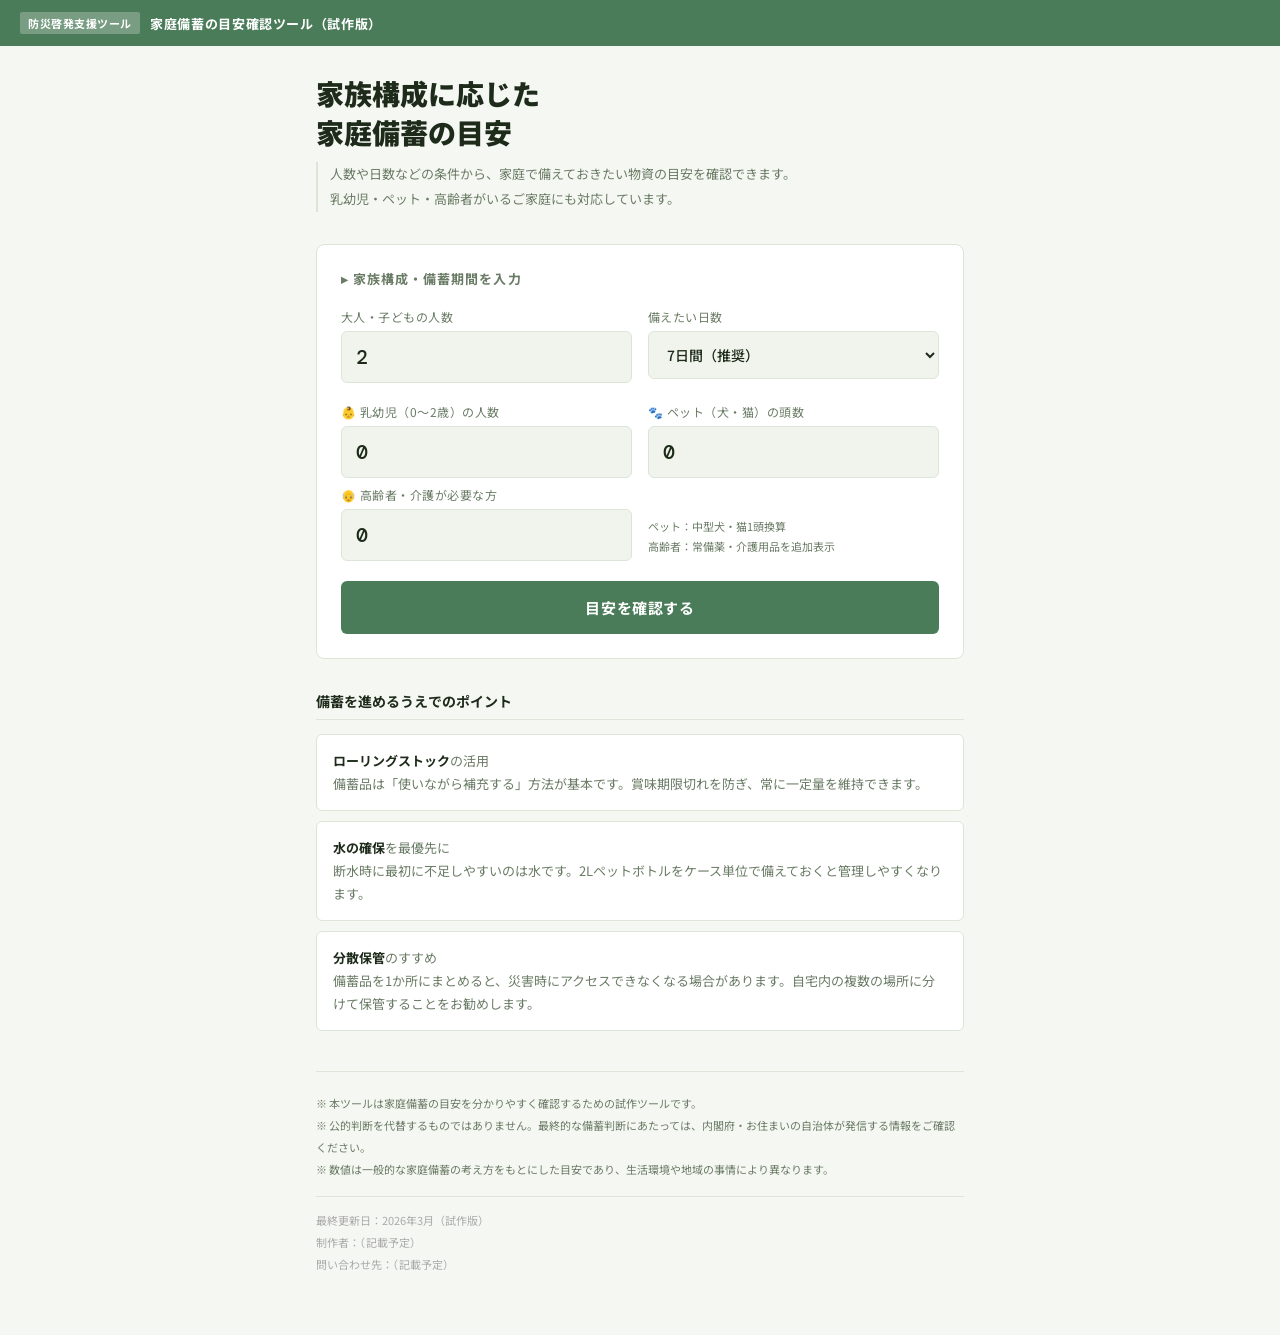
<file: index_public (2).html>
<!DOCTYPE html>
<!--
  ================================================================
  家庭備蓄目安確認ツール（自治体向け試作版）
  ================================================================
  【主な修正内容】
  - Xシェアボタン・関連CSS・JS を完全削除
  - タイトル・見出し・説明文を公益寄りの中立表現に変更
  - ヘッダーバッジを「防災啓発支援ツール」に変更
  - 計算ボタン文言を落ち着いた表現に変更
  - TIPSの「物価上昇前に買う」を削除（営利色のため）
  - フッターを試作ツール・公的判断の補足に差し替え
  - 更新日・制作者情報プレースホルダをフッターに追加
  - 全角引用符・en dash・CSS変数記法などの記号を正規化
  - インデント崩れ・余分な空白を整理
  ================================================================
-->
<html lang="ja">
<head>
  <meta charset="UTF-8">
  <meta name="viewport" content="width=device-width, initial-scale=1.0">
  <title>家庭備蓄の目安確認ツール</title>
  <style>
    @import url('https://fonts.googleapis.com/css2?family=Noto+Sans+JP:wght@400;700;900&family=DM+Mono:wght@400;500&display=swap');

    :root {
      --bg: #f5f7f2;
      --surface: #ffffff;
      --surface2: #f0f4ed;
      --border: #dde5d8;
      --accent: #4a7c59;
      --accent2: #2d6a8f;
      --text: #1e2b1a;
      --muted: #6b7c66;
      --green: #4a7c59;
    }

    * { box-sizing: border-box; margin: 0; padding: 0; }

    body {
      background: var(--bg);
      color: var(--text);
      font-family: 'Noto Sans JP', sans-serif;
      min-height: 100vh;
      padding: 0;
    }

    /* HEADER */
    .header {
      background: var(--accent);
      padding: 12px 20px;
      display: flex;
      align-items: center;
      gap: 10px;
    }
    .header-badge {
      background: rgba(255,255,255,0.25);
      color: #fff;
      font-weight: 700;
      font-size: 11px;
      padding: 3px 8px;
      border-radius: 2px;
      letter-spacing: 0.05em;
    }
    .header-title {
      font-weight: 700;
      font-size: 13px;
      letter-spacing: 0.05em;
      color: #fff;
    }

    .container {
      max-width: 680px;
      margin: 0 auto;
      padding: 28px 16px 60px;
    }

    /* HERO */
    .hero {
      margin-bottom: 32px;
    }
    .hero h1 {
      font-size: clamp(20px, 5vw, 28px);
      font-weight: 900;
      line-height: 1.4;
      margin-bottom: 10px;
    }
    .hero p {
      color: var(--muted);
      font-size: 13px;
      line-height: 1.9;
      border-left: 2px solid var(--border);
      padding-left: 12px;
    }

    /* INPUTS */
    .calc-panel {
      background: var(--surface);
      border: 1px solid var(--border);
      border-radius: 8px;
      padding: 24px;
      margin-bottom: 28px;
    }
    .calc-panel h2 {
      font-size: 13px;
      font-weight: 700;
      letter-spacing: 0.08em;
      color: var(--muted);
      margin-bottom: 20px;
    }
    .inputs-row {
      display: grid;
      grid-template-columns: 1fr 1fr;
      gap: 16px;
      margin-bottom: 20px;
    }
    .input-group label {
      display: block;
      font-size: 12px;
      color: var(--muted);
      margin-bottom: 6px;
      letter-spacing: 0.04em;
    }
    .input-group input,
    .input-group select {
      width: 100%;
      background: var(--surface2);
      border: 1px solid var(--border);
      border-radius: 6px;
      color: var(--text);
      font-size: 20px;
      font-family: 'DM Mono', monospace;
      font-weight: 500;
      padding: 12px 14px;
      outline: none;
      transition: border-color 0.2s;
    }
    .input-group input:focus,
    .input-group select:focus {
      border-color: var(--accent);
    }
    .input-group select {
      font-size: 14px;
      font-family: 'Noto Sans JP', sans-serif;
      cursor: pointer;
    }
    .calc-btn {
      width: 100%;
      background: var(--accent);
      color: #fff;
      border: none;
      border-radius: 6px;
      font-family: 'Noto Sans JP', sans-serif;
      font-weight: 700;
      font-size: 15px;
      padding: 16px;
      cursor: pointer;
      letter-spacing: 0.04em;
      transition: opacity 0.2s, transform 0.1s;
    }
    .calc-btn:hover { opacity: 0.9; }
    .calc-btn:active { transform: scale(0.99); }

    /* RESULTS */
    .results { display: none; }
    .results.show { display: block; }

    .result-header {
      display: flex;
      align-items: center;
      gap: 10px;
      margin-bottom: 20px;
    }
    .result-header h2 {
      font-size: 17px;
      font-weight: 900;
    }
    .result-badge {
      background: var(--green);
      color: #fff;
      font-size: 11px;
      font-weight: 700;
      padding: 3px 8px;
      border-radius: 2px;
    }

    .category {
      margin-bottom: 20px;
      border: 1px solid var(--border);
      border-radius: 8px;
      overflow: hidden;
    }
    .category-header {
      background: var(--surface2);
      padding: 12px 16px;
      display: flex;
      align-items: center;
      gap: 8px;
    }
    .category-header .icon { font-size: 18px; }
    .category-header h3 {
      font-size: 14px;
      font-weight: 700;
      flex: 1;
    }
    .category-header .count-label {
      font-family: 'DM Mono', monospace;
      font-size: 12px;
      color: var(--accent2);
    }

    .item-row {
      padding: 14px 16px;
      border-top: 1px solid var(--border);
      display: flex;
      align-items: center;
      gap: 12px;
    }
    .item-info { flex: 1; }
    .item-name {
      font-size: 14px;
      font-weight: 700;
      margin-bottom: 2px;
    }
    .item-desc {
      font-size: 12px;
      color: var(--muted);
    }
    .item-qty-wrap { text-align: right; min-width: 80px; }
    .item-qty {
      font-family: 'DM Mono', monospace;
      font-size: 20px;
      font-weight: 500;
      color: var(--accent2);
    }
    .item-unit {
      font-size: 11px;
      color: var(--muted);
      margin-top: 2px;
    }

    /* SUMMARY */
    .summary-box {
      background: linear-gradient(135deg, #eef4ea, #e8f0f5);
      border: 1px solid var(--border);
      border-radius: 8px;
      padding: 20px;
      margin-top: 28px;
    }
    .summary-box h3 {
      font-size: 13px;
      color: var(--muted);
      letter-spacing: 0.06em;
      margin-bottom: 14px;
    }
    .summary-item {
      display: flex;
      justify-content: space-between;
      font-size: 14px;
      padding: 5px 0;
      border-bottom: 1px solid var(--border);
    }
    .summary-item:last-child { border-bottom: none; }
    .summary-item .val {
      font-family: 'DM Mono', monospace;
      color: var(--accent2);
      font-weight: 500;
    }

    /* TIPS */
    .tips { margin-top: 32px; }
    .tips h2 {
      font-size: 14px;
      font-weight: 700;
      margin-bottom: 14px;
      padding-bottom: 8px;
      border-bottom: 1px solid var(--border);
      color: var(--text);
    }
    .tip-card {
      background: var(--surface);
      border: 1px solid var(--border);
      border-radius: 6px;
      padding: 14px 16px;
      margin-bottom: 10px;
      font-size: 13px;
      line-height: 1.8;
      color: var(--muted);
    }
    .tip-card strong { color: var(--text); }

    /* FOOTER */
    .footer-note {
      margin-top: 40px;
      padding-top: 20px;
      border-top: 1px solid var(--border);
      font-size: 11px;
      color: var(--muted);
      line-height: 2.0;
    }
    .footer-meta {
      margin-top: 16px;
      padding-top: 12px;
      border-top: 1px solid var(--border);
      font-size: 11px;
      color: #aaa;
      line-height: 2.0;
    }

    @media (max-width: 480px) {
      .inputs-row { grid-template-columns: 1fr; }
      .item-row { flex-wrap: wrap; }
    }
  </style>
</head>
<body>

<div class="header">
  <span class="header-badge">防災啓発支援ツール</span>
  <span class="header-title">家庭備蓄の目安確認ツール（試作版）</span>
</div>

<div class="container">

  <div class="hero">
    <h1>家族構成に応じた<br>家庭備蓄の目安</h1>
    <p>
      人数や日数などの条件から、家庭で備えておきたい物資の目安を確認できます。<br>
      乳幼児・ペット・高齢者がいるご家庭にも対応しています。
    </p>
  </div>

  <!-- 入力フォーム -->
  <div class="calc-panel">
    <h2>▸ 家族構成・備蓄期間を入力</h2>
    <div class="inputs-row">
      <div class="input-group">
        <label>大人・子どもの人数</label>
        <input type="number" id="members" value="2" min="0" max="20">
      </div>
      <div class="input-group">
        <label>備えたい日数</label>
        <select id="days">
          <option value="3">3日間（最低ライン）</option>
          <option value="7" selected>7日間（推奨）</option>
          <option value="14">14日間（安心）</option>
          <option value="30">30日間（長期備蓄）</option>
        </select>
      </div>
    </div>
    <div class="inputs-row" style="margin-bottom:8px">
      <div class="input-group">
        <label>👶 乳幼児（0〜2歳）の人数</label>
        <input type="number" id="babies" value="0" min="0" max="10">
      </div>
      <div class="input-group">
        <label>🐾 ペット（犬・猫）の頭数</label>
        <input type="number" id="pets" value="0" min="0" max="10">
      </div>
    </div>
    <div class="inputs-row">
      <div class="input-group">
        <label>👴 高齢者・介護が必要な方</label>
        <input type="number" id="elderly" value="0" min="0" max="10">
      </div>
      <div class="input-group" style="display:flex;align-items:flex-end">
        <div style="font-size:11px;color:var(--muted);line-height:1.8;padding-bottom:4px">
          ペット：中型犬・猫1頭換算<br>高齢者：常備薬・介護用品を追加表示
        </div>
      </div>
    </div>
    <button class="calc-btn" onclick="calculate()">目安を確認する</button>
  </div>

  <!-- 結果 -->
  <div class="results" id="results">
    <div class="result-header">
      <h2 id="result-title">目安一覧</h2>
      <span class="result-badge">算出完了</span>
    </div>

    <!-- 水 -->
    <div class="category">
      <div class="category-header">
        <span class="icon">💧</span>
        <h3>水</h3>
      </div>
      <div class="item-row">
        <div class="item-info">
          <div class="item-name">飲料水・生活用水</div>
          <div class="item-desc">1人1日3L（飲料・調理・衛生用途の合計）</div>
        </div>
        <div class="item-qty-wrap">
          <div class="item-qty" id="water-qty">-</div>
          <div class="item-unit">リットル</div>
        </div>
      </div>
    </div>

    <!-- 食料 -->
    <div class="category">
      <div class="category-header">
        <span class="icon">🍚</span>
        <h3>食料</h3>
      </div>
      <div class="item-row">
        <div class="item-info">
          <div class="item-name">白米・無洗米</div>
          <div class="item-desc">1人1日0.15kg（茶碗2〜3杯分）</div>
        </div>
        <div class="item-qty-wrap">
          <div class="item-qty" id="rice-qty">-</div>
          <div class="item-unit">kg</div>
        </div>
      </div>
      <div class="item-row">
        <div class="item-info">
          <div class="item-name">レトルト食品</div>
          <div class="item-desc">1人1日2食分（カレー・パスタソース等）</div>
        </div>
        <div class="item-qty-wrap">
          <div class="item-qty" id="retort-qty">-</div>
          <div class="item-unit">パック</div>
        </div>
      </div>
      <div class="item-row">
        <div class="item-info">
          <div class="item-name">インスタント麺・カップ麺</div>
          <div class="item-desc">1人1日1食分</div>
        </div>
        <div class="item-qty-wrap">
          <div class="item-qty" id="noodle-qty">-</div>
          <div class="item-unit">食</div>
        </div>
      </div>
      <div class="item-row">
        <div class="item-info">
          <div class="item-name">缶詰（魚・肉・野菜）</div>
          <div class="item-desc">1人2日に1缶</div>
        </div>
        <div class="item-qty-wrap">
          <div class="item-qty" id="can-qty">-</div>
          <div class="item-unit">缶</div>
        </div>
      </div>
    </div>

    <!-- エネルギー・燃料 -->
    <div class="category">
      <div class="category-header">
        <span class="icon">🔥</span>
        <h3>エネルギー・燃料</h3>
      </div>
      <div class="item-row">
        <div class="item-info">
          <div class="item-name">カセットガスボンベ</div>
          <div class="item-desc">1本で約60〜90分の調理が可能</div>
        </div>
        <div class="item-qty-wrap">
          <div class="item-qty" id="gas-qty">-</div>
          <div class="item-unit">本</div>
        </div>
      </div>
      <div class="item-row">
        <div class="item-info">
          <div class="item-name">モバイルバッテリー（大容量）</div>
          <div class="item-desc">20,000mAh以上を目安に</div>
        </div>
        <div class="item-qty-wrap">
          <div class="item-qty" id="battery-qty">-</div>
          <div class="item-unit">個</div>
        </div>
      </div>
    </div>

    <!-- 衛生・生活用品 -->
    <div class="category">
      <div class="category-header">
        <span class="icon">🧴</span>
        <h3>衛生・生活用品</h3>
      </div>
      <div class="item-row">
        <div class="item-info">
          <div class="item-name">トイレットペーパー</div>
          <div class="item-desc">1人1日0.5ロール目安</div>
        </div>
        <div class="item-qty-wrap">
          <div class="item-qty" id="tp-qty">-</div>
          <div class="item-unit">ロール</div>
        </div>
      </div>
      <div class="item-row">
        <div class="item-info">
          <div class="item-name">除菌ウェットシート</div>
          <div class="item-desc">断水時の身体ケアに活用できます</div>
        </div>
        <div class="item-qty-wrap">
          <div class="item-qty" id="wet-qty">-</div>
          <div class="item-unit">パック</div>
        </div>
      </div>
      <div class="item-row">
        <div class="item-info">
          <div class="item-name">生理用品</div>
          <div class="item-desc">必要な方は1周期分以上を目安に</div>
        </div>
        <div class="item-qty-wrap">
          <div class="item-qty">1</div>
          <div class="item-unit">パック以上</div>
        </div>
      </div>
    </div>

    <!-- 乳幼児 -->
    <div class="category" id="baby-section" style="display:none">
      <div class="category-header">
        <span class="icon">👶</span>
        <h3>乳幼児用品</h3>
        <span class="count-label" id="baby-count-label"></span>
      </div>
      <div class="item-row">
        <div class="item-info">
          <div class="item-name">粉ミルク・液体ミルク</div>
          <div class="item-desc">1日6〜8回授乳、1缶約130回分</div>
        </div>
        <div class="item-qty-wrap">
          <div class="item-qty" id="milk-qty">-</div>
          <div class="item-unit">缶</div>
        </div>
      </div>
      <div class="item-row">
        <div class="item-info">
          <div class="item-name">紙おむつ</div>
          <div class="item-desc">1日6〜8枚目安</div>
        </div>
        <div class="item-qty-wrap">
          <div class="item-qty" id="diaper-qty">-</div>
          <div class="item-unit">枚</div>
        </div>
      </div>
      <div class="item-row">
        <div class="item-info">
          <div class="item-name">おしりふき</div>
          <div class="item-desc">1日15〜20枚、80枚入り1パック</div>
        </div>
        <div class="item-qty-wrap">
          <div class="item-qty" id="babywipe-qty">-</div>
          <div class="item-unit">パック</div>
        </div>
      </div>
      <div class="item-row">
        <div class="item-info">
          <div class="item-name">ベビーフード（離乳食）</div>
          <div class="item-desc">1日3食分（5か月以降が目安）</div>
        </div>
        <div class="item-qty-wrap">
          <div class="item-qty" id="babyfood-qty">-</div>
          <div class="item-unit">個</div>
        </div>
      </div>
    </div>

    <!-- ペット -->
    <div class="category" id="pet-section" style="display:none">
      <div class="category-header">
        <span class="icon">🐾</span>
        <h3>ペット用品</h3>
        <span class="count-label" id="pet-count-label"></span>
      </div>
      <div class="item-row">
        <div class="item-info">
          <div class="item-name">🐶 ドッグフード（ドライ）</div>
          <div class="item-desc">中型犬1日250g目安</div>
        </div>
        <div class="item-qty-wrap">
          <div class="item-qty" id="petfood-dog-qty">-</div>
          <div class="item-unit">kg</div>
        </div>
      </div>
      <div class="item-row">
        <div class="item-info">
          <div class="item-name">🐱 キャットフード（ドライ）</div>
          <div class="item-desc">猫1日60g目安</div>
        </div>
        <div class="item-qty-wrap">
          <div class="item-qty" id="petfood-cat-qty">-</div>
          <div class="item-unit">kg</div>
        </div>
      </div>
      <div class="item-row">
        <div class="item-info">
          <div class="item-name">ペット用水</div>
          <div class="item-desc">体重1kgあたり50ml/日（中型犬：約1L/日）</div>
        </div>
        <div class="item-qty-wrap">
          <div class="item-qty" id="petwater-qty">-</div>
          <div class="item-unit">リットル</div>
        </div>
      </div>
      <div class="item-row">
        <div class="item-info">
          <div class="item-name">ペットシーツ</div>
          <div class="item-desc">1頭1日3〜4枚（室内排泄用）</div>
        </div>
        <div class="item-qty-wrap">
          <div class="item-qty" id="petsheet-qty">-</div>
          <div class="item-unit">枚</div>
        </div>
      </div>
      <div class="item-row">
        <div class="item-info">
          <div class="item-name">キャリーバッグ・ケージ</div>
          <div class="item-desc">避難時の移動に必要（1頭1個）</div>
        </div>
        <div class="item-qty-wrap">
          <div class="item-qty" id="petcarry-qty">-</div>
          <div class="item-unit">個</div>
        </div>
      </div>
    </div>

    <!-- 高齢者・介護 -->
    <div class="category" id="elderly-section" style="display:none">
      <div class="category-header">
        <span class="icon">👴</span>
        <h3>高齢者・介護用品</h3>
        <span class="count-label" id="elderly-count-label"></span>
      </div>
      <div class="item-row">
        <div class="item-info">
          <div class="item-name">大人用紙おむつ・パッド</div>
          <div class="item-desc">1人1日4〜6枚目安</div>
        </div>
        <div class="item-qty-wrap">
          <div class="item-qty" id="adult-diaper-qty">-</div>
          <div class="item-unit">枚</div>
        </div>
      </div>
      <div class="item-row">
        <div class="item-info">
          <div class="item-name">介護用ウェットタオル（全身清拭用）</div>
          <div class="item-desc">断水時の身体ケアに活用できます</div>
        </div>
        <div class="item-qty-wrap">
          <div class="item-qty" id="care-wipe-qty">-</div>
          <div class="item-unit">パック</div>
        </div>
      </div>
      <div class="item-row">
        <div class="item-info">
          <div class="item-name">やわらか食・介護食（レトルト）</div>
          <div class="item-desc">1人1日3食分</div>
        </div>
        <div class="item-qty-wrap">
          <div class="item-qty" id="care-food-qty">-</div>
          <div class="item-unit">食</div>
        </div>
      </div>
      <div class="item-row">
        <div class="item-info">
          <div class="item-name">常備薬・処方薬の予備</div>
          <div class="item-desc">かかりつけ医への相談をご検討ください</div>
        </div>
        <div class="item-qty-wrap">
          <div class="item-qty" id="medicine-qty">-</div>
          <div class="item-unit">日分</div>
        </div>
      </div>
    </div>

    <!-- サマリー -->
    <div class="summary-box">
      <h3>▸ 入力内容の概要</h3>
      <div class="summary-item">
        <span>大人・子ども</span><span class="val" id="sum-members">-</span>
      </div>
      <div class="summary-item" id="sum-baby-row" style="display:none">
        <span>👶 乳幼児</span><span class="val" id="sum-babies">-</span>
      </div>
      <div class="summary-item" id="sum-pet-row" style="display:none">
        <span>🐾 ペット</span><span class="val" id="sum-pets">-</span>
      </div>
      <div class="summary-item" id="sum-elderly-row" style="display:none">
        <span>👴 高齢者・介護</span><span class="val" id="sum-elderly">-</span>
      </div>
      <div class="summary-item">
        <span>備蓄期間</span><span class="val" id="sum-days">-</span>
      </div>
      <div class="summary-item">
        <span>水（人間分合計）</span><span class="val" id="sum-water">-</span>
      </div>
      <div class="summary-item">
        <span>食料（概算カロリー）</span><span class="val" id="sum-kcal">-</span>
      </div>
      <div class="summary-item">
        <span>ガスボンベ</span><span class="val" id="sum-gas">-</span>
      </div>
    </div>

  </div><!-- /results -->

  <!-- 備蓄のポイント -->
  <div class="tips">
    <h2>備蓄を進めるうえでのポイント</h2>
    <div class="tip-card">
      <strong>ローリングストック</strong>の活用<br>
      備蓄品は「使いながら補充する」方法が基本です。賞味期限切れを防ぎ、常に一定量を維持できます。
    </div>
    <div class="tip-card">
      <strong>水の確保</strong>を最優先に<br>
      断水時に最初に不足しやすいのは水です。2Lペットボトルをケース単位で備えておくと管理しやすくなります。
    </div>
    <div class="tip-card">
      <strong>分散保管</strong>のすすめ<br>
      備蓄品を1か所にまとめると、災害時にアクセスできなくなる場合があります。自宅内の複数の場所に分けて保管することをお勧めします。
    </div>
  </div>

  <!-- フッター -->
  <div class="footer-note">
    ※ 本ツールは家庭備蓄の目安を分かりやすく確認するための試作ツールです。<br>
    ※ 公的判断を代替するものではありません。最終的な備蓄判断にあたっては、内閣府・お住まいの自治体が発信する情報をご確認ください。<br>
    ※ 数値は一般的な家庭備蓄の考え方をもとにした目安であり、生活環境や地域の事情により異なります。
  </div>

  <div class="footer-meta">
    最終更新日：2026年3月（試作版）<br>
    制作者：（記載予定）<br>
    問い合わせ先：（記載予定）
  </div>

</div><!-- /container -->

<script>
  function show(id, visible) {
    document.getElementById(id).style.display = visible ? '' : 'none';
  }
  function setText(id, val) {
    const el = document.getElementById(id);
    if (el) el.textContent = val;
  }

  function calculate() {
    const members = parseInt(document.getElementById('members').value) || 0;
    const babies  = parseInt(document.getElementById('babies').value)  || 0;
    const pets    = parseInt(document.getElementById('pets').value)    || 0;
    const elderly = parseInt(document.getElementById('elderly').value) || 0;
    const days    = parseInt(document.getElementById('days').value)    || 7;

    // 基本
    const water   = (members + elderly) * days * 3;
    const rice    = ((members + elderly) * days * 0.15).toFixed(1);
    const retort  = (members + elderly) * days * 2;
    const noodle  = (members + elderly) * days;
    const can     = Math.ceil((members + elderly) * days / 2);
    const gas     = Math.ceil((members + elderly) * days / 3);
    const battery = Math.ceil((members + elderly) / 2) || 1;
    const tp      = Math.ceil((members + elderly) * days * 0.5);
    const wet     = Math.ceil((members + elderly) * days / 30);
    const kcal    = Math.round((members + elderly) * days * 2000);

    setText('water-qty',   water);
    setText('rice-qty',    rice);
    setText('retort-qty',  retort);
    setText('noodle-qty',  noodle);
    setText('can-qty',     can);
    setText('gas-qty',     gas);
    setText('battery-qty', battery);
    setText('tp-qty',      tp);
    setText('wet-qty',     wet);

    // 乳幼児
    show('baby-section', babies > 0);
    if (babies > 0) {
      setText('milk-qty',     Math.ceil(babies * days * 8 / 130));
      setText('diaper-qty',   babies * days * 7);
      setText('babywipe-qty', Math.ceil(babies * days * 17 / 80));
      setText('babyfood-qty', babies * days * 3);
      setText('baby-count-label', babies + '人分');
    }

    // ペット
    show('pet-section', pets > 0);
    if (pets > 0) {
      setText('petfood-dog-qty', (pets * days * 0.25).toFixed(1));
      setText('petfood-cat-qty', (pets * days * 0.06).toFixed(2));
      setText('petwater-qty',  pets * days);
      setText('petsheet-qty',  pets * days * 4);
      setText('petcarry-qty',  pets);
      setText('pet-count-label', pets + '頭分');
    }

    // 高齢者・介護
    show('elderly-section', elderly > 0);
    if (elderly > 0) {
      setText('adult-diaper-qty', elderly * days * 5);
      setText('care-wipe-qty',    Math.ceil(elderly * days / 10));
      setText('care-food-qty',    elderly * days * 3);
      setText('medicine-qty',     days);
      setText('elderly-count-label', elderly + '人分');
    }

    // サマリー
    setText('sum-members', members + '人');
    show('sum-baby-row',    babies > 0);
    show('sum-pet-row',     pets > 0);
    show('sum-elderly-row', elderly > 0);
    setText('sum-babies',  babies + '人');
    setText('sum-pets',    pets + '頭');
    setText('sum-elderly', elderly + '人');
    setText('sum-days',    days + '日分');
    setText('sum-water',   water + 'L');
    setText('sum-kcal',    '約' + kcal.toLocaleString() + 'kcal');
    setText('sum-gas',     gas + '本');

    // 結果タイトル
    let label = members + '人';
    if (babies)  label += '・乳幼児' + babies + '人';
    if (pets)    label += '・ペット' + pets + '頭';
    if (elderly) label += '・高齢者' + elderly + '人';
    setText('result-title', label + '・' + days + '日分の目安');

    const r = document.getElementById('results');
    r.classList.add('show');
    r.scrollIntoView({ behavior: 'smooth', block: 'start' });
  }
</script>
</body>
</html>
</file>
<file: shared/css/base.css>
@import url('https://fonts.googleapis.com/css2?family=Noto+Sans+JP:wght@400;700;900&family=DM+Mono:wght@400;500&display=swap');

:root {
  --bg: #f5f7f2;
  --surface: #ffffff;
  --surface2: #f0f4ed;
  --border: #dde5d8;
  --accent: #4a7c59;
  --accent2: #2d6a8f;
  --text: #1e2b1a;
  --muted: #6b7c66;
  --green: #4a7c59;
}

* { box-sizing: border-box; margin: 0; padding: 0; }

body {
  background: var(--bg);
  color: var(--text);
  font-family: 'Noto Sans JP', sans-serif;
  min-height: 100vh;
}

.header {
  background: var(--accent);
  padding: 12px 20px;
  display: flex;
  align-items: center;
  gap: 10px;
}

.header-badge {
  background: rgba(255,255,255,0.25);
  color: #fff;
  font-weight: 700;
  font-size: 11px;
  padding: 3px 8px;
  border-radius: 2px;
  letter-spacing: 0.05em;
}

.header-title {
  font-weight: 700;
  font-size: 13px;
  letter-spacing: 0.05em;
  color: #fff;
}

.container {
  max-width: 680px;
  margin: 0 auto;
  padding: 28px 16px 60px;
}

.hero { margin-bottom: 32px; }
.hero h1 {
  font-size: clamp(20px, 5vw, 28px);
  font-weight: 900;
  line-height: 1.4;
  margin-bottom: 10px;
}

.hero p {
  color: var(--muted);
  font-size: 13px;
  line-height: 1.9;
  border-left: 2px solid var(--border);
  padding-left: 12px;
}

.calc-panel {
  background: var(--surface);
  border: 1px solid var(--border);
  border-radius: 8px;
  padding: 24px;
  margin-bottom: 28px;
}

.calc-panel h2 {
  font-size: 13px;
  font-weight: 700;
  letter-spacing: 0.08em;
  color: var(--muted);
  margin-bottom: 20px;
}

.inputs-row {
  display: grid;
  grid-template-columns: 1fr 1fr;
  gap: 16px;
  margin-bottom: 20px;
}

.input-group label {
  display: block;
  font-size: 12px;
  color: var(--muted);
  margin-bottom: 6px;
  letter-spacing: 0.04em;
}

.input-group input,
.input-group select {
  width: 100%;
  background: var(--surface2);
  border: 1px solid var(--border);
  border-radius: 6px;
  color: var(--text);
  font-size: 20px;
  font-family: 'DM Mono', monospace;
  font-weight: 500;
  padding: 12px 14px;
  outline: none;
  transition: border-color 0.2s;
}

.input-group input:focus,
.input-group select:focus { border-color: var(--accent); }

.input-group select {
  font-size: 14px;
  font-family: 'Noto Sans JP', sans-serif;
  cursor: pointer;
}

.calc-btn {
  width: 100%;
  min-height: 48px;
  background: var(--accent);
  color: #fff;
  border: none;
  border-radius: 6px;
  font-family: 'Noto Sans JP', sans-serif;
  font-weight: 700;
  font-size: 15px;
  padding: 14px 16px;
  cursor: pointer;
  letter-spacing: 0.04em;
  transition: opacity 0.2s, transform 0.1s;
}

.calc-btn:hover { opacity: 0.9; }
.calc-btn:active { transform: scale(0.99); }

.results { display: none; }
.results.show { display: block; }

.result-header {
  display: flex;
  align-items: center;
  gap: 10px;
  margin-bottom: 20px;
}

.result-header h2 {
  font-size: 17px;
  font-weight: 900;
}

.result-badge {
  background: var(--green);
  color: #fff;
  font-size: 11px;
  font-weight: 700;
  padding: 3px 8px;
  border-radius: 2px;
}

.category {
  margin-bottom: 20px;
  border: 1px solid var(--border);
  border-radius: 8px;
  overflow: hidden;
}

.category-header {
  background: var(--surface2);
  padding: 12px 16px;
  display: flex;
  align-items: center;
  gap: 8px;
}

.category-header .icon { font-size: 18px; }
.category-header h3 {
  font-size: 14px;
  font-weight: 700;
  flex: 1;
}

.category-header .count-label {
  font-family: 'DM Mono', monospace;
  font-size: 12px;
  color: var(--accent2);
}

.item-row {
  padding: 14px 16px;
  border-top: 1px solid var(--border);
  display: flex;
  align-items: center;
  gap: 12px;
}

.item-info { flex: 1; }
.item-name {
  font-size: 14px;
  font-weight: 700;
  margin-bottom: 2px;
}

.item-desc {
  font-size: 12px;
  color: var(--muted);
}

.item-qty-wrap { text-align: right; min-width: 80px; }
.item-qty {
  font-family: 'DM Mono', monospace;
  font-size: 20px;
  font-weight: 500;
  color: var(--accent2);
}

.item-unit {
  font-size: 11px;
  color: var(--muted);
  margin-top: 2px;
}

.summary-box {
  background: linear-gradient(135deg, #eef4ea, #e8f0f5);
  border: 1px solid var(--border);
  border-radius: 8px;
  padding: 20px;
  margin-top: 28px;
}

.summary-box h3 {
  font-size: 13px;
  color: var(--muted);
  letter-spacing: 0.06em;
  margin-bottom: 14px;
}

.summary-item {
  display: flex;
  justify-content: space-between;
  font-size: 14px;
  padding: 5px 0;
  border-bottom: 1px solid var(--border);
}

.summary-item:last-child { border-bottom: none; }
.summary-item .val {
  font-family: 'DM Mono', monospace;
  color: var(--accent2);
  font-weight: 500;
}

.tips { margin-top: 32px; }
.tips h2 {
  font-size: 14px;
  font-weight: 700;
  margin-bottom: 14px;
  padding-bottom: 8px;
  border-bottom: 1px solid var(--border);
  color: var(--text);
}

.tip-card {
  background: var(--surface);
  border: 1px solid var(--border);
  border-radius: 6px;
  padding: 14px 16px;
  margin-bottom: 10px;
  font-size: 13px;
  line-height: 1.8;
  color: var(--muted);
}

.tip-card strong { color: var(--text); }

.recommend {
  margin-top: 28px;
  background: var(--surface);
  border: 1px solid var(--border);
  border-radius: 8px;
  padding: 18px 16px;
}

.recommend h2 {
  font-size: 14px;
  margin-bottom: 6px;
}

.recommend p {
  font-size: 12px;
  color: var(--muted);
  margin-bottom: 14px;
  line-height: 1.8;
}

.recommend-grid {
  display: grid;
  grid-template-columns: 1fr 1fr;
  gap: 10px;
}

.recommend-link {
  display: block;
  border: 1px solid var(--border);
  background: var(--surface2);
  border-radius: 8px;
  text-decoration: none;
  color: var(--text);
  padding: 12px;
  min-height: 72px;
}

.recommend-link strong {
  display: block;
  font-size: 13px;
  margin-bottom: 4px;
}

.recommend-link span {
  font-size: 11px;
  color: var(--muted);
  line-height: 1.6;
}

.footer-note {
  margin-top: 40px;
  padding-top: 20px;
  border-top: 1px solid var(--border);
  font-size: 11px;
  color: var(--muted);
  line-height: 2;
}

.footer-meta {
  margin-top: 16px;
  padding-top: 12px;
  border-top: 1px solid var(--border);
  font-size: 11px;
  color: #aaa;
  line-height: 2;
}

@media (max-width: 480px) {
  .inputs-row { grid-template-columns: 1fr; }
  .item-row { flex-wrap: wrap; }
  .recommend-grid { grid-template-columns: 1fr; }
  .recommend-link { min-height: 64px; }
}
</file>
